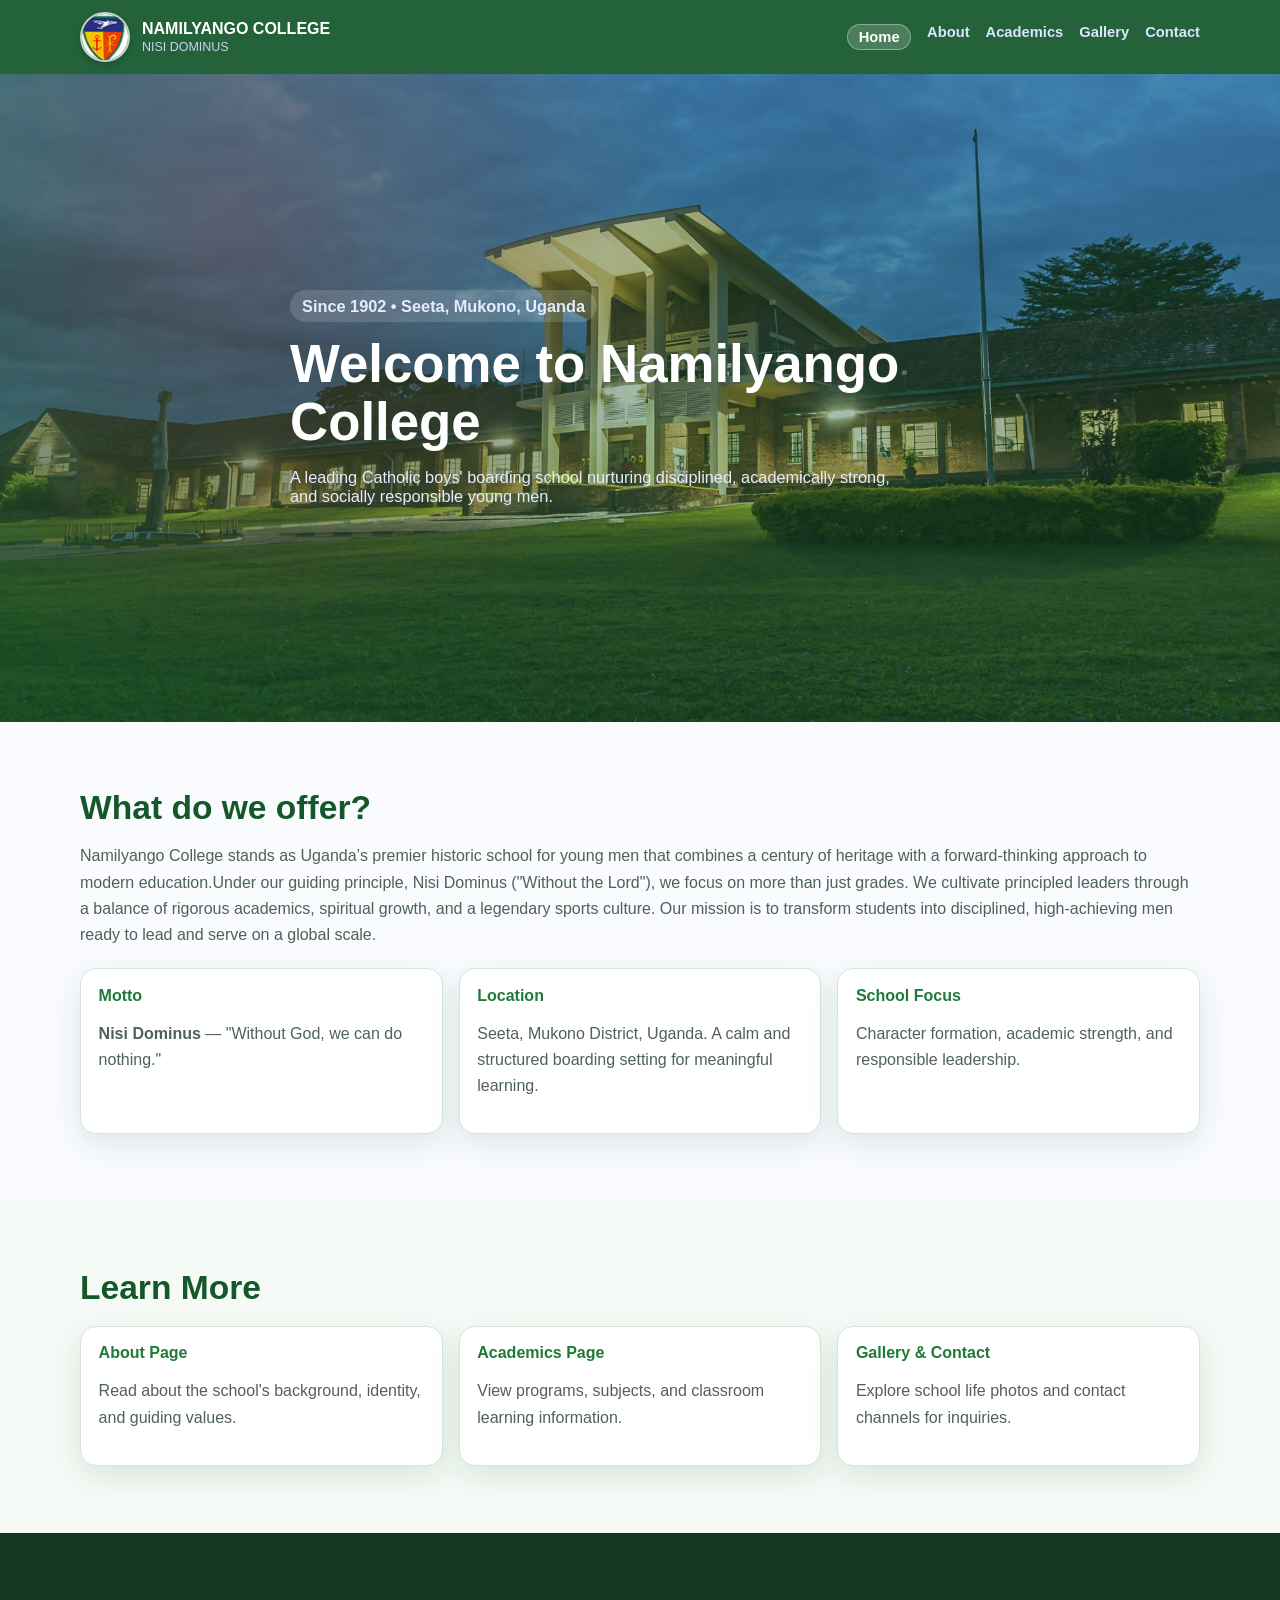
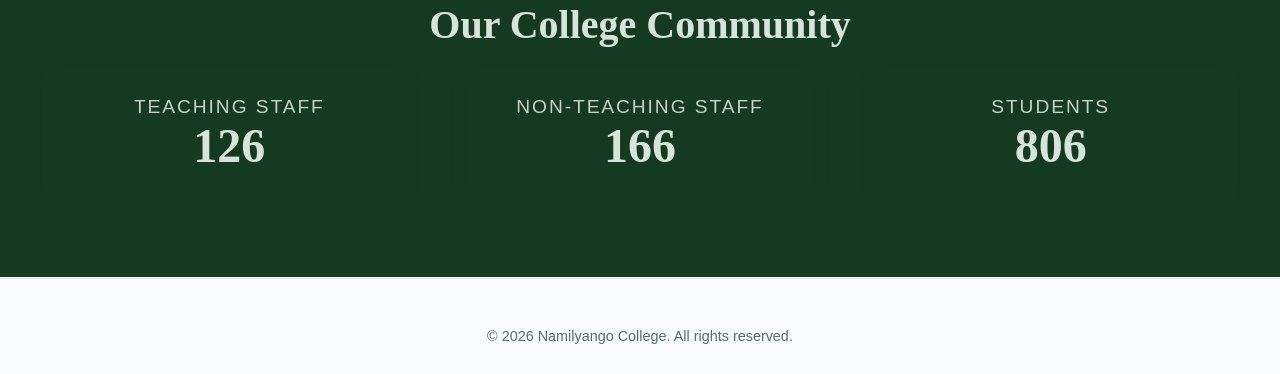
<file: index.html>
<!DOCTYPE html>
<html lang="en">
    <head>
        <meta charset="UTF-8">
        <meta name="viewport" content="width=device-width, initial-scale=1.0">
        <title>My school website</title>
        <link rel="stylesheet" href="CSS/index.css">
        <link rel="stylesheet" href="CSS/general.css">
    </head>
    <body>
        <header class="site-header">
            <div class="container nav-wrap">
        <div class="brand">
          <img src="IMAGES/badge.jpg" alt="Namilyango College badge" class="brand-logo">
          <div>
            <h1>NAMILYANGO COLLEGE</h1>
            <p>NISI DOMINUS</p>
          </div>
        </div>
        <nav class="main-nav">
          <a href="index.html" class="active" aria-current="page">Home</a>
          <a href="about.html">About</a>
          <a href="academics.html">Academics</a>
          <a href="gallery.html">Gallery</a>
          <a href="contact.html">Contact</a>
        </nav>
      </div>
        </header>
        <main>
      <section class="hero">
        <div class="overlay"></div>
        <div class="container hero-content">
          <p class="tag">Since 1902 • Seeta, Mukono, Uganda</p>
          <h2>Welcome to Namilyango College</h2>
          <p>
            A leading Catholic boys' boarding school nurturing disciplined,
            academically strong, and socially responsible young men.
          </p>
          
     
      </section>

      <section class="section container">
        <h3>What do we offer?</h3>
        <p>Namilyango College stands as Uganda’s premier historic school for young men that combines a century of heritage with a forward-thinking approach to modern education.Under our guiding principle, Nisi Dominus ("Without the Lord"), we focus on more than just grades. We cultivate principled leaders through a balance of rigorous academics, spiritual growth, and a legendary sports culture. Our mission is to transform students into disciplined, high-achieving men ready to lead and serve on a global scale.
        </p>
        <div class="info-grid">
          <article class="card">
            <h4>Motto</h4>
            <p><strong>Nisi Dominus</strong> — "Without God, we can do nothing."</p>
          </article>
          <article class="card">
            <h4>Location</h4>
            <p>
              Seeta, Mukono District, Uganda. A calm and structured boarding
              setting for meaningful learning.
            </p>
          </article>
          <article class="card">
            <h4>School Focus</h4>
            <p>Character formation, academic strength, and responsible leadership.</p>
          </article>
        </div>
      </section>

      <section class="section section-muted">
        <div class="container">
          <h3>Learn More</h3>
          <p>
            
          </p>
          <div class="info-grid">
            <article class="card">
              <h4>About Page</h4>
              <p>
                Read about the school's background, identity, and guiding values.
              </p>
            </article>
            <article class="card">
              <h4>Academics Page</h4>
              <p>
                View programs, subjects, and classroom learning information.
              </p>
            </article>
            <article class="card">
              <h4>Gallery & Contact</h4>
              <p>
                Explore school life photos and contact channels for inquiries.
              </p>
            </article>
          </div>
        </div>
      </section>
      <section class="stats-section">
        <h1 class="stats-title">Our College Community</h1>
        <div class="stats-container">
          <div class="stat-item">
            <div class="stat-label">Teaching Staff</div>
            <div class="stat-number" data-target="371">0</div>
        </div>
        <div class="stat-item">
          <div class="stat-label">Non-Teaching Staff</div>
          <div class="stat-number" data-target="491">0</div>
        </div>
        <div class="stat-item">
          <div class="stat-label">Students</div>
          <div class="stat-number" data-target="2371">0</div>
        </div>
        </div>
      </section>
    </main>
    <script src="JS/home.js"></script>

    <footer class="site-footer">
      
      <p class="copyright">&copy; 2026 Namilyango College. All rights reserved.</p>
    </footer>
  </body>
</html>
</file>
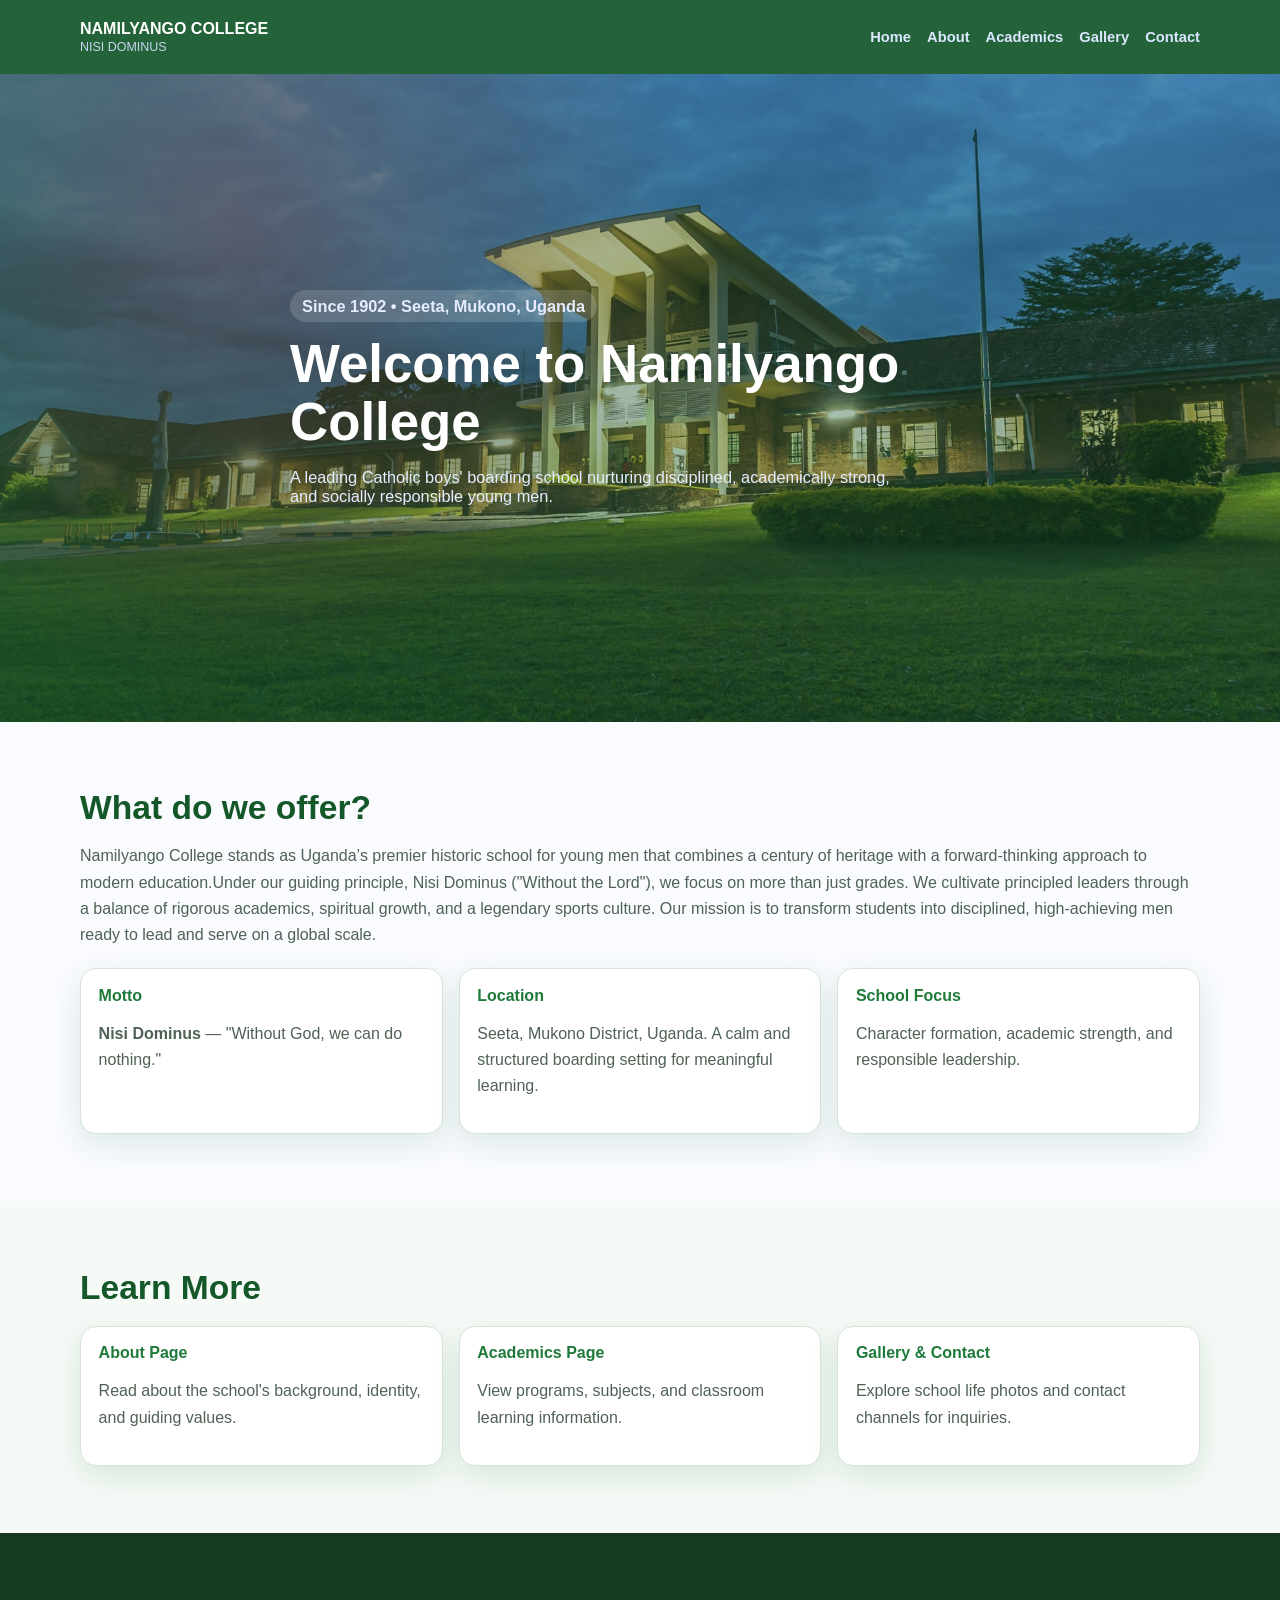
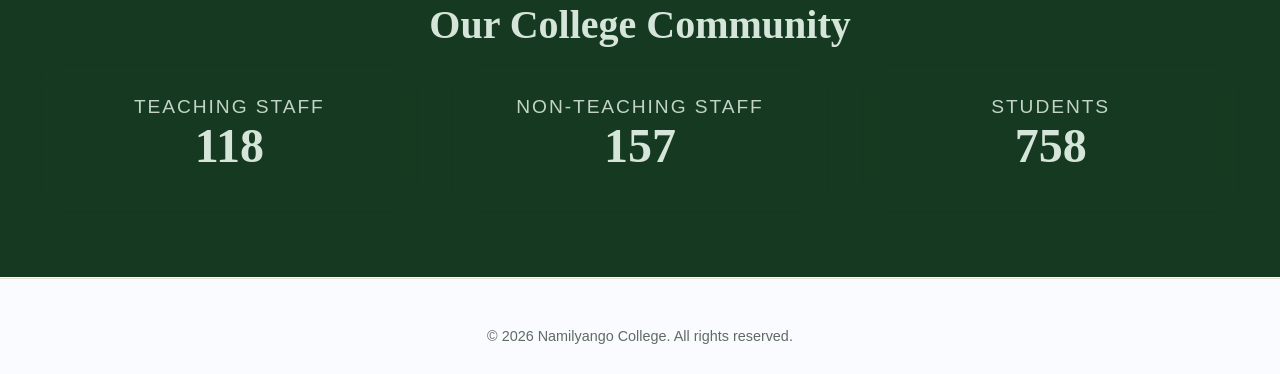
<file: HTML/index.html>
<!DOCTYPE html>
<html lang="en">
    <head>
        <meta charset="UTF-8">
        <meta name="viewport" content="width=device-width, initial-scale=1.0">
        <title>My school website</title>
        <link rel="stylesheet" href="../CSS/index.css">
        <link rel="stylesheet" href="../CSS/general.css">
    </head>
    <body>
        <header class="site-header">
            <div class="container nav-wrap">
        <div class="brand">
          <div>
            <h1>NAMILYANGO COLLEGE</h1>
            <p>NISI DOMINUS</p>
          </div>
        </div>
        <nav class="main-nav">
          <a href="index.html">Home</a>
          <a href="about.html">About</a>
          <a href="academics.html">Academics</a>
          <a href="gallery.html">Gallery</a>
          <a href="contact.html">Contact</a>
        </nav>
      </div>
        </header>
        <main>
      <section class="hero">
        <div class="overlay"></div>
        <div class="container hero-content">
          <p class="tag">Since 1902 • Seeta, Mukono, Uganda</p>
          <h2>Welcome to Namilyango College</h2>
          <p>
            A leading Catholic boys' boarding school nurturing disciplined,
            academically strong, and socially responsible young men.
          </p>
          
     
      </section>

      <section class="section container">
        <h3>What do we offer?</h3>
        <p>Namilyango College stands as Uganda’s premier historic school for young men that combines a century of heritage with a forward-thinking approach to modern education.Under our guiding principle, Nisi Dominus ("Without the Lord"), we focus on more than just grades. We cultivate principled leaders through a balance of rigorous academics, spiritual growth, and a legendary sports culture. Our mission is to transform students into disciplined, high-achieving men ready to lead and serve on a global scale.
        </p>
        <div class="info-grid">
          <article class="card">
            <h4>Motto</h4>
            <p><strong>Nisi Dominus</strong> — "Without God, we can do nothing."</p>
          </article>
          <article class="card">
            <h4>Location</h4>
            <p>
              Seeta, Mukono District, Uganda. A calm and structured boarding
              setting for meaningful learning.
            </p>
          </article>
          <article class="card">
            <h4>School Focus</h4>
            <p>Character formation, academic strength, and responsible leadership.</p>
          </article>
        </div>
      </section>

      <section class="section section-muted">
        <div class="container">
          <h3>Learn More</h3>
          <p>
            
          </p>
          <div class="info-grid">
            <article class="card">
              <h4>About Page</h4>
              <p>
                Read about the school's background, identity, and guiding values.
              </p>
            </article>
            <article class="card">
              <h4>Academics Page</h4>
              <p>
                View programs, subjects, and classroom learning information.
              </p>
            </article>
            <article class="card">
              <h4>Gallery & Contact</h4>
              <p>
                Explore school life photos and contact channels for inquiries.
              </p>
            </article>
          </div>
        </div>
      </section>
      <section class="stats-section">
        <h1 class="stats-title">Our College Community</h1>
        <div class="stats-container">
          <div class="stat-item">
            <div class="stat-label">Teaching Staff</div>
            <div class="stat-number" data-target="371">0</div>
        </div>
        <div class="stat-item">
          <div class="stat-label">Non-Teaching Staff</div>
          <div class="stat-number" data-target="491">0</div>
        </div>
        <div class="stat-item">
          <div class="stat-label">Students</div>
          <div class="stat-number" data-target="2371">0</div>
        </div>
        </div>
      </section>
    </main>
    <script src="../JS/home.js"></script>

    <footer class="site-footer">
      
      <p class="copyright">&copy; 2026 Namilyango College. All rights reserved.</p>
    </footer>
  </body>
</html>
</file>
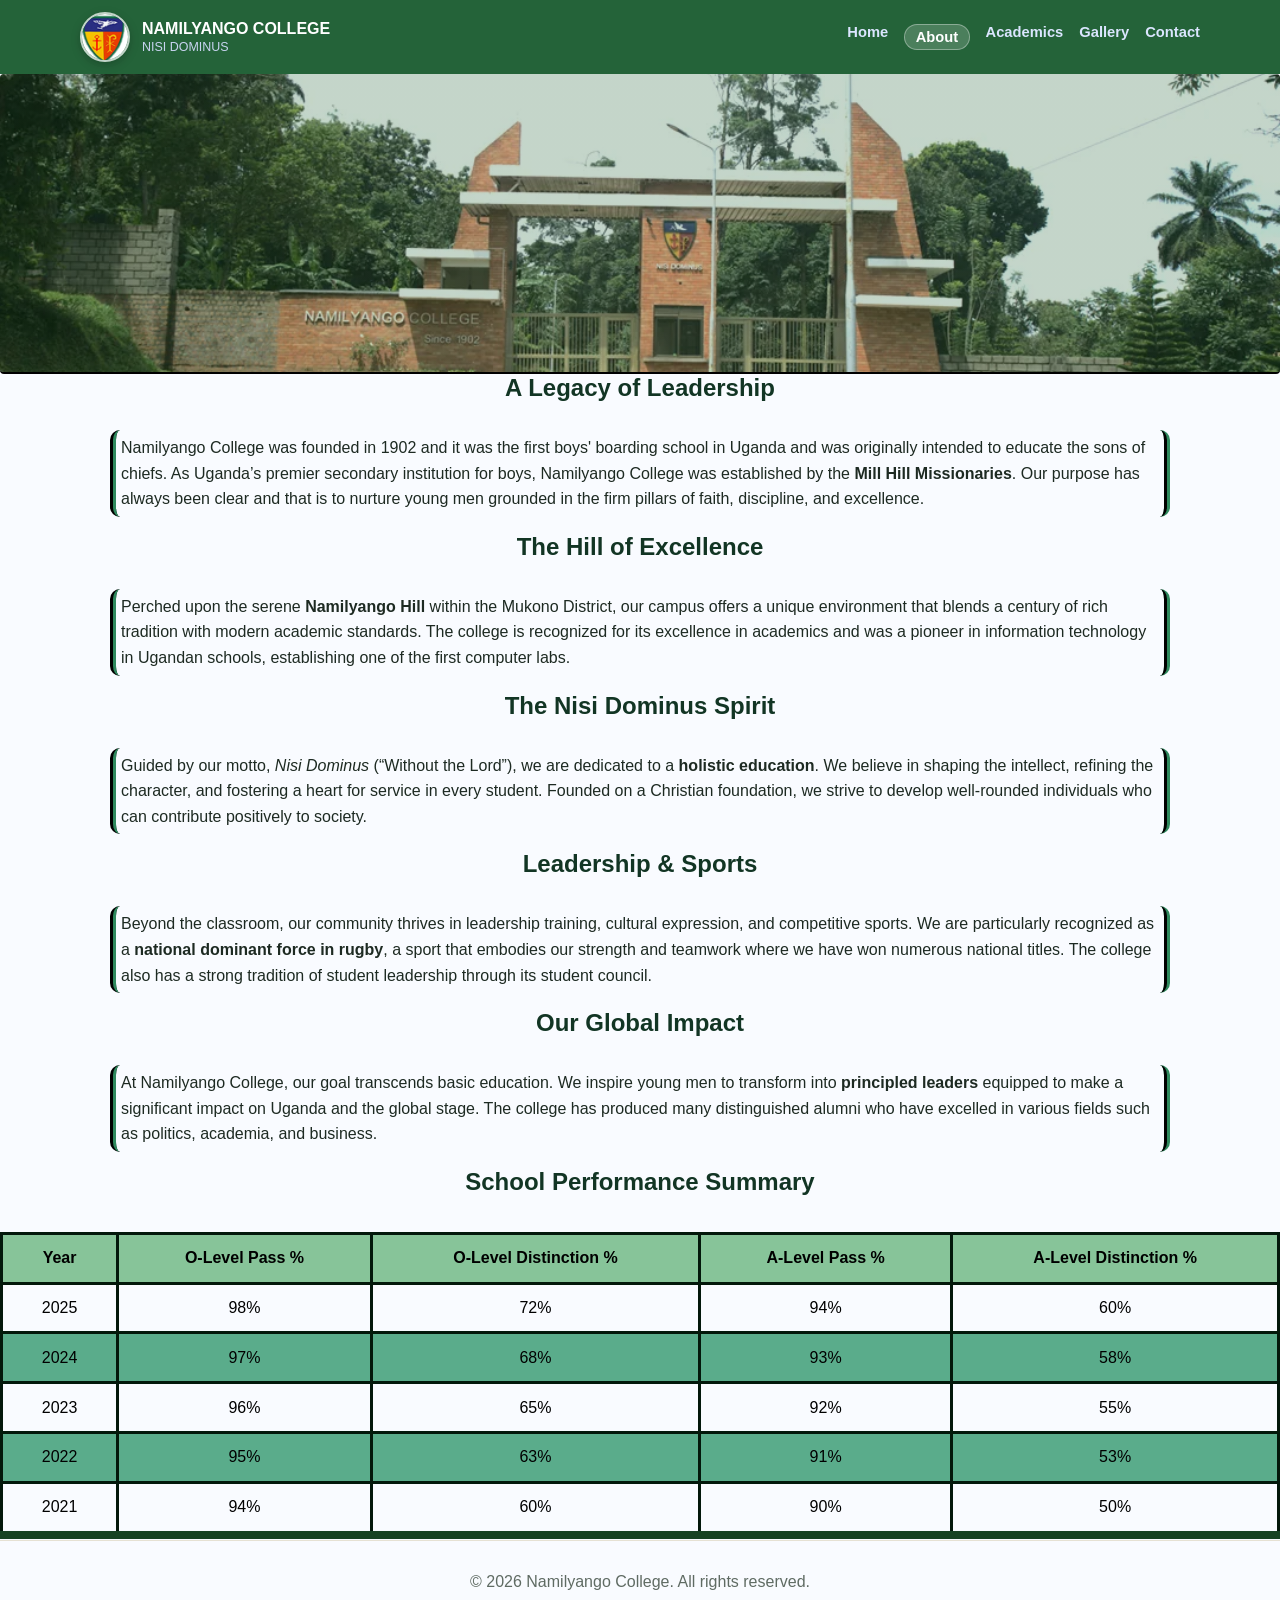
<file: about.html>
<!DOCTYPE html>
<html lang="en">
<head>
    <meta charset="UTF-8">
    <meta name="viewport" content="width=device-width, initial-scale=1.0">
    <title>About | Namilyango College</title>
    <link rel="stylesheet" href="CSS/about.css">
    <link rel="stylesheet" href="CSS/general.css">
</head>
<body>

    <header class="site-header">
            <div class="container nav-wrap">
        <div class="brand">
          <img src="IMAGES/badge.jpg" alt="Namilyango College badge" class="brand-logo">
          <div>
            <h1>NAMILYANGO COLLEGE</h1>
            <p>NISI DOMINUS</p>
          </div>
        </div>
        <nav class="main-nav">
          <a href="index.html">Home</a>
          <a href="about.html" class="active" aria-current="page">About</a>
          <a href="academics.html">Academics</a>
          <a href="gallery.html">Gallery</a>
          <a href="contact.html">Contact</a>
        </nav>
      </div>
        
    </header>

    <main>
        <div class = "hello"></div> 
        <div class="card-container"> 
             <section id="intro" class="cards">
            <header>
                <h2>A Legacy of Leadership</h2>
            </header>
            <article>
                <p>Namilyango College was founded in 1902 and it was the first boys' boarding school in Uganda and was originally intended to educate the sons of chiefs. As Uganda’s premier secondary institution for boys, Namilyango College was established by the <strong>Mill Hill Missionaries</strong>. Our purpose has always been clear and that is to nurture young men grounded in the firm pillars of faith, discipline, and excellence.</p>
            </article>
        </section>

        
        <section id="location" class="cards">
            <header>
                <h2>The Hill of Excellence</h2>
            </header>
            <div class="content">
                <p>Perched upon the serene <strong>Namilyango Hill</strong> within the Mukono District, our campus offers a unique environment that blends a century of rich tradition with modern academic standards. The college is recognized for its excellence in academics and was a pioneer in information technology in Ugandan schools, establishing one of the first computer labs. </p>
            </div>
        </section>

        
        <section id="motto" class="cards">
            <header>
                <h2>The Nisi Dominus Spirit</h2>
            </header>
            <article>
                <p>Guided by our motto, <em>Nisi Dominus</em> (“Without the Lord”), we are dedicated to a <strong>holistic education</strong>. We believe in shaping the intellect, refining the character, and fostering a heart for service in every student. Founded on a Christian foundation, we strive to develop well-rounded individuals who can contribute positively to society.</p>
            </article>
        </section>

        
        <section id="culture" class="cards">
            <header>
                <h2>Leadership & Sports</h2>
            </header>
            <div class="achievements">
                <p>Beyond the classroom, our community thrives in leadership training, cultural expression, and competitive sports. We are particularly recognized as a <strong>national dominant force in rugby</strong>, a sport that embodies our strength and teamwork where we have won numerous national titles. The college also has a strong tradition of student leadership through its student council.</p>
            </div>
        </section>

       
        <section id="vision" class="cards">
            <header>
                <h2>Our Global Impact</h2>
            </header>
            <article>
                <p>At Namilyango College, our goal transcends basic education. We inspire young men to transform into <strong>principled leaders</strong> equipped to make a significant impact on Uganda and the global stage. The college has produced many distinguished alumni who have excelled in various fields such as politics, academia, and business. </p>
            </article>
        </section>
        </div> 


        <section id="performance" class="cards">
  <header>
    <h2>School Performance Summary</h2>
  </header>
  <div class="performance-table">
    <table>
      <thead>
        <tr>
          <th>Year</th>
          <th>O-Level Pass %</th>
          <th>O-Level Distinction %</th>
          <th>A-Level Pass %</th>
          <th>A-Level Distinction %</th>
    
        </tr>
      </thead>
      <tbody>
        <tr>
          <td>2025</td>
          <td>98%</td>
          <td>72%</td>
          <td>94%</td>
          <td>60%</td>
          
        </tr>
        <tr>
          <td>2024</td>
          <td>97%</td>
          <td>68%</td>
          <td>93%</td>
          <td>58%</td>
          
        </tr>
        <tr>
          <td>2023</td>
          <td>96%</td>
          <td>65%</td>
          <td>92%</td>
          <td>55%</td>
          
        </tr>
        <tr>
          <td>2022</td>
          <td>95%</td>
          <td>63%</td>
          <td>91%</td>
          <td>53%</td>
          
        </tr>
        <tr>
          <td>2021</td>
          <td>94%</td>
          <td>60%</td>
          <td>90%</td>
          <td>50%</td>
          
        </tr>
      </tbody>
    </table>
  </div>
</section>
       
    </main>

    <footer class="site-footer">
        <p class="copyright">&copy; 2026 Namilyango College. All rights reserved.</p>
    </footer>

    <script src="JS/about.js"></script>
</body>
</html>
</file>
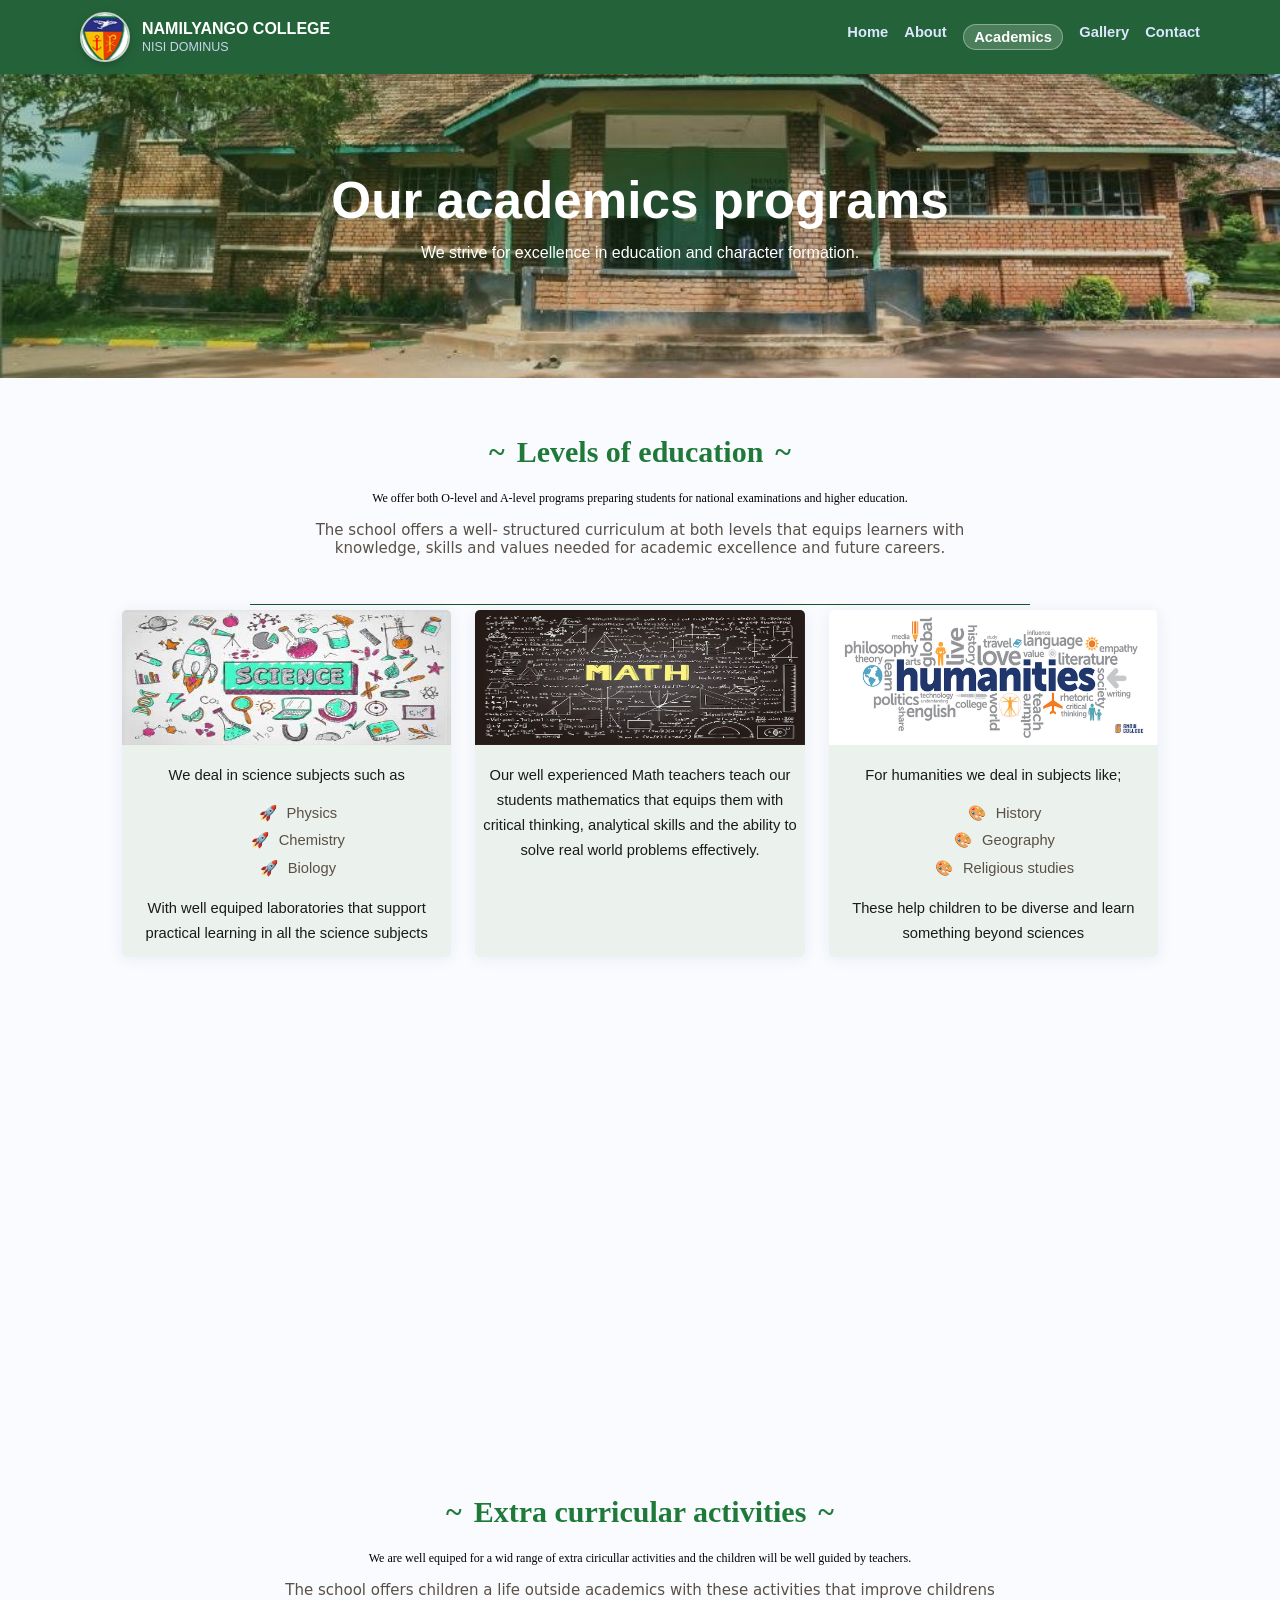
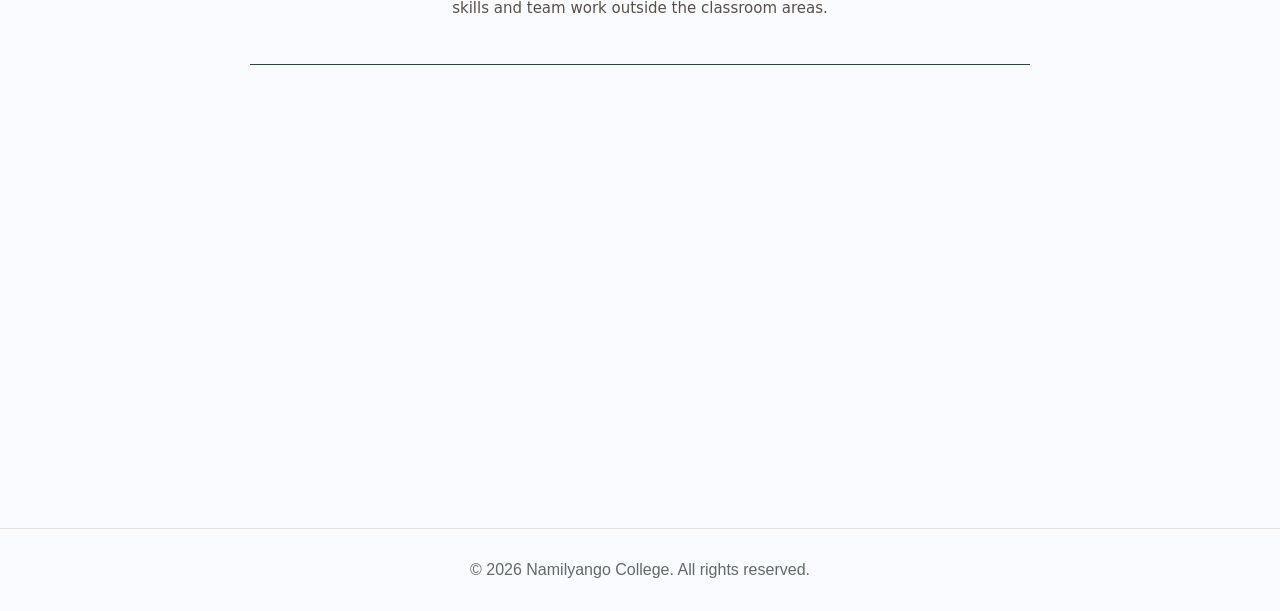
<file: academics.html>
<!DOCTYPE html>
<html lang="en">
    <head>
        <meta charset="UTF-8">
        <meta name="viewport" content="width=device-width, initial-scale=1.0">
        <title>Academics in Namilyango College</title>
        <link rel="stylesheet" href="CSS/academics.css">
        <link rel="stylesheet" href="CSS/general.css">
    </head>
    <body>
         <header class="site-header">
            <div class="container nav-wrap">
        <div class="brand">
          <img src="IMAGES/badge.jpg" alt="Namilyango College badge" class="brand-logo">
          <div>
            <h1>NAMILYANGO COLLEGE</h1>
            <p>NISI DOMINUS</p>
          </div>
        </div>
        <nav class="main-nav">
          <a href="index.html">Home</a>
          <a href="about.html">About</a>
          <a href="academics.html" class="active" aria-current="page">Academics</a>
          <a href="gallery.html">Gallery</a>
          <a href="contact.html">Contact</a>
        </nav>
      </div>
        </header>
        <main>
            <section class="hello">
                <h2>Our academics programs</h2>
                <p>We strive for excellence in education and character formation.</p>
            </section>
         <section class="level">
            <h2>Levels of education</h2>
            <p>We offer both O-level and A-level programs preparing students for national examinations and higher education.

            </p>
            <p id="muted">The school offers a well- structured curriculum at both levels that equips learners with knowledge,
                skills and values needed for academic excellence and future careers.
            </p>
        </section>
        <section class="features">
            <div class="card" id="ham">
                <img src="IMAGES/science.jpg" alt="science">
                <p>We deal in science subjects such as</p>
                <ul>
                    <li>Physics</li>
                    <li>Chemistry</li>
                    <li>Biology</li>
                </ul>
                <p>With well equiped laboratories that support practical learning in all the science subjects</p>
            </div>
            <div class="card">
                <img src="IMAGES/math.avif" alt="math">
                <p>Our well experienced Math teachers teach our students mathematics that equips them with critical thinking,
                    analytical skills and the ability to solve real world problems effectively.
                </p>
            </div>
            <div class="card" id="patsy">
                <img src="IMAGES/humanities2.png" alt="humanities">
                <p>For humanities we deal in subjects like;</p>
                <ul>
                    <li>History</li>
                    <li>Geography</li>
                    <li>Religious studies</li>
                </ul>
                <p>These help children to be diverse and learn something beyond sciences</p>
            </div>
            <div class="card" id="tim" style="width: 350px;">
                <img src="IMAGES/language.jpg" alt="language">
                <p>Students are encouraged to do atleast one new language so as to be inclusive and we have a variety which include;</p>
                <ul>
                    <li>English</li>
                    <li>French</li>
                    <li>Luganda</li>
                </ul>
                <p>And many other language studies</p>
            </div>
        </section>
        <section class="level">
            <h2>Extra curricular activities</h2>
            <p>We are well equiped for a wid range of extra ciricullar activities and the children will be well guided by teachers.

            </p>
            <p id="muted">The school offers  children  a life outside academics with these activities that improve childrens 
                skills and team work outside the classroom areas.
            </p>
        </section>
        <section class="features">
            <div class="card">
                <img src="IMAGES/ict.avif" alt="ict">
                <p>These include modern computer studies and digital skills.</p>
                <p>Student are taught basic computer skills like coding and how to intergrate it with robotics.</p>
                <p>There are also competitions that give children oppurtunties to practice.</p>
            </div>
            <div class="card" id="glow">
                <img src="IMAGES/clubs.webp" alt="clubs and societies">
                <p>Clubs are a big part of the school where students of different level can interact and get to know each other.</p>
                <p>Most active clubs are;</p>
                <ul>
                    <li>Interact Club</li>
                    <li>3C Club</li>
                    <li>Writers Club</li>
                </ul>
            </div>
            <div class="card" id="omoding">
                <img src="IMAGES/sports.jpg" alt="sports">
                <p>Membership in athletic teams that emphasize physical fitness, coordination, and collaborative effort is encouraged</p>
                <p>We have a variety of sports which include basket ball🏀, football⚽, rugby🏉,hockey🏒 etc.</p>
                <p>We also have board game sports like chess♟️, scrabble🔡 </p>
            </div>
        </section>
        </main>
        
        <footer class="site-footer">
            <p class="copyright">&copy; 2026 Namilyango College. All rights reserved.</p>
        </footer>

        <script src="JS/academics.js"></script>

    </body>

</html>
</file>
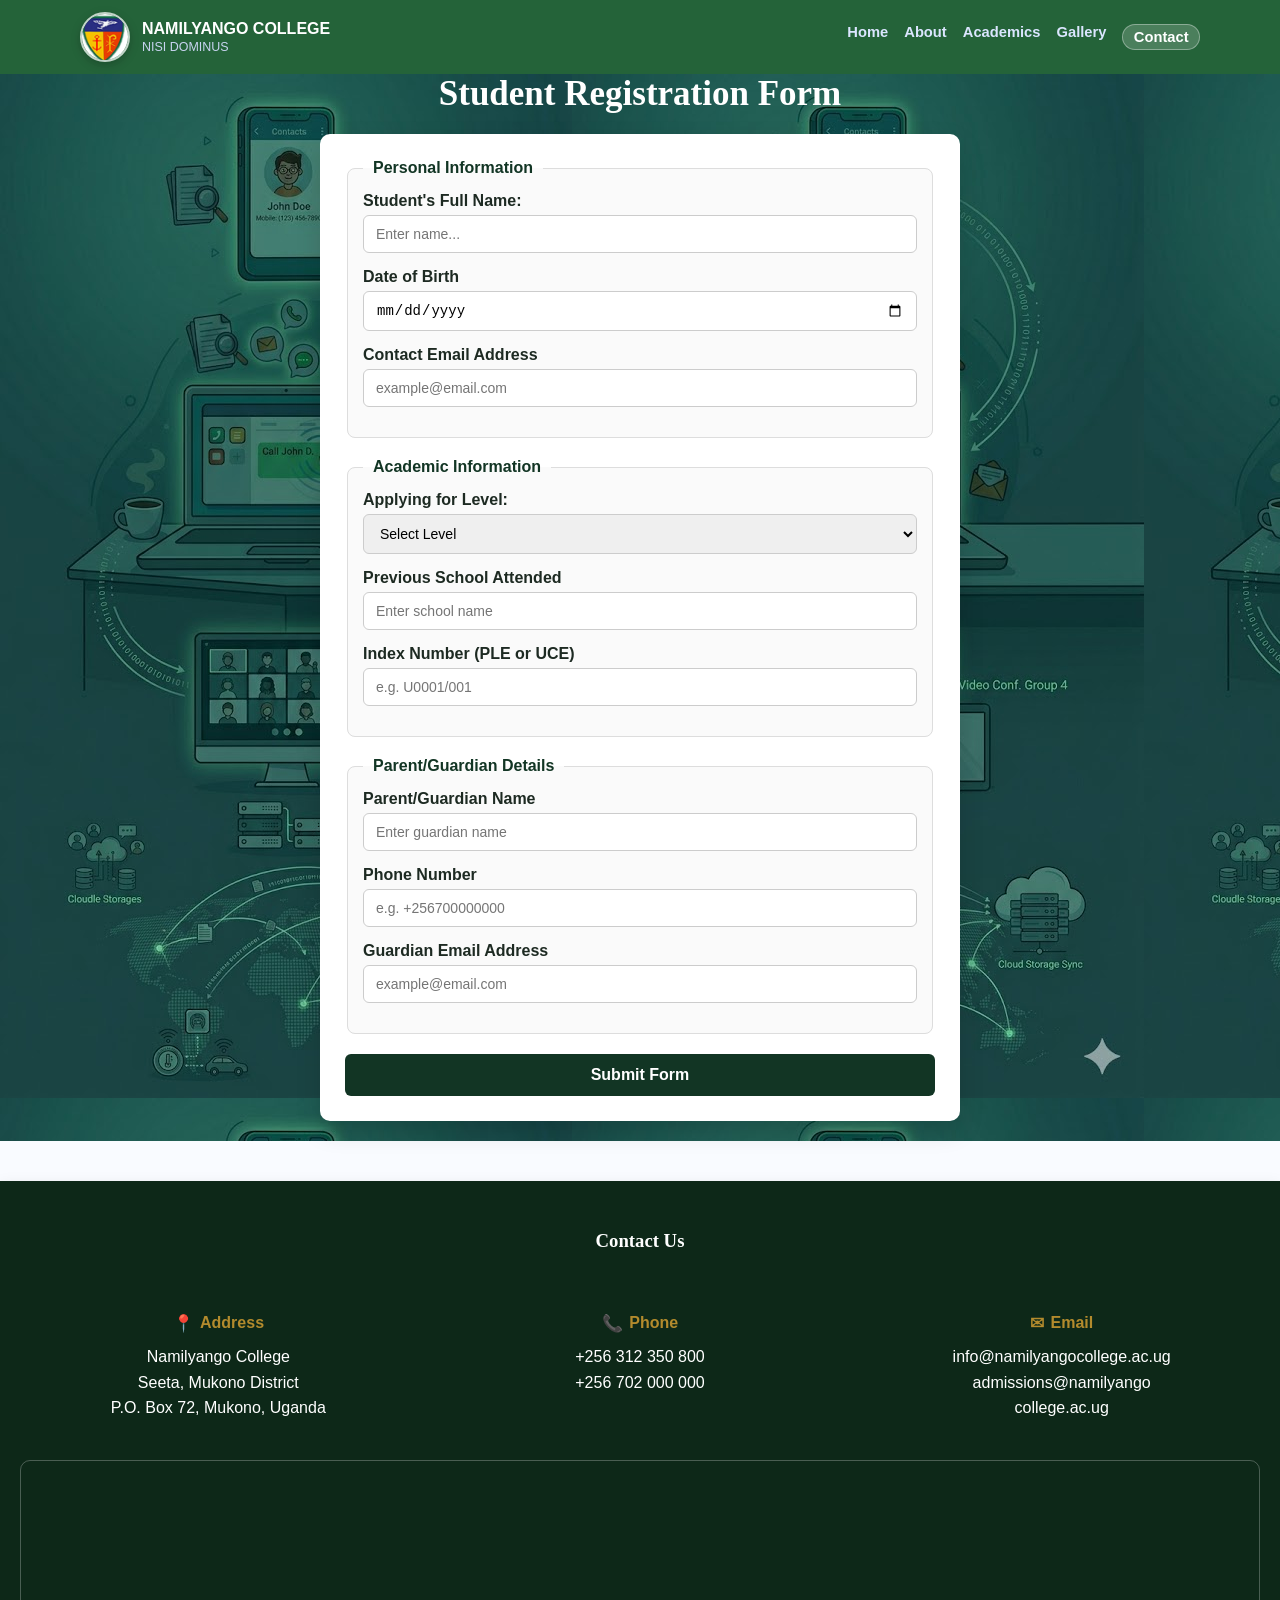
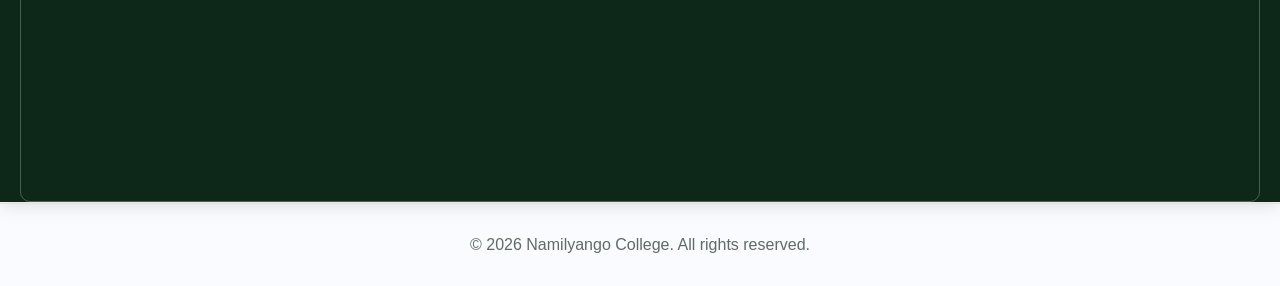
<file: contact.html>
<!DOCTYPE html>
<html lang="en">
<head>
    <meta charset="UTF-8">
    <meta name="viewport" content="width=device-width, initial-scale=1.0">
    <title>Contact Us | Admissions</title>
    <link rel="stylesheet" href="CSS/contact.css">
    <link rel="stylesheet" href="CSS/general.css">
</head>
<body>
     <header class="site-header">
            <div class="container nav-wrap">
        <div class="brand">
          <img src="IMAGES/badge.jpg" alt="Namilyango College badge" class="brand-logo">
          <div>
            <h1>NAMILYANGO COLLEGE</h1>
            <p>NISI DOMINUS</p>
          </div>
        </div>
        <nav class="main-nav">
          <a href="index.html">Home</a>
          <a href="about.html">About</a>
          <a href="academics.html">Academics</a>
          <a href="gallery.html">Gallery</a>
          <a href="contact.html" class="active" aria-current="page">Contact</a>
        </nav>
      </div>
        </header>

    <main>
        <section class="first-page">
        <h2>Student Registration Form</h2>
        <div class="form-wrapper">
            
            <form action="#" method="POST" class="registration-form">
                <fieldset>
                    <legend>Personal Information</legend>
                    <label for="fname">Student's Full Name:</label>
                    <input type="text" id="fname" name="fname" placeholder="Enter name..." required>
            
                    <div class="form-group">
                    <label for="dob">Date of Birth</label>
                    <input type="date" id="dob" name="dob"></div>

                    <div class="form-group">
                    <label for="email">Contact Email Address</label>
                    <input type="email" id="email" name="email" placeholder="example@email.com"></div>
                </fieldset>
            
            <fieldset>
                <legend>Academic Information</legend>
            
                <div class="form-group">
                    <label for="entry-level">Applying for Level:</label>
                    <select id="entry-level" name="entry_level">
                    <option value="" disabled selected>Select Level</option>
                    <option value="O-level">O-Level (S.1 - S.4)</option>
                    <option value="A-level">A-Level (S.5 - S.6)</option>
                </select>
            </div>

            <!-- A-Level Combination (hidden by default, shown when A-Level is selected) -->
            <div class="form-group a-level-field" id="a-level-combo-group" style="display: none;">
                <label for="a-level-combo">A-Level Combination:</label>
                <select id="a-level-combo" name="a_level_combo">
                    <option value="" disabled selected>Select Combination</option>
                    <option value="PCM">PCM (Physics, Chemistry, Math)</option>
                    <option value="PCB">PCB (Physics, Chemistry, Biology)</option>
                    <option value="BCM">BCM (Biology, Chemistry, Math)</option>
                    <option value="CEG">CEG (Chemistry, Economics, Geography)</option>
                    <option value="HEG">HEG (History, Economics, Geography)</option>
                    <option value="HGL">HGL (History, Geography, Literature)</option>
                    <option value="EMs">EMs (Economics, Mathematics, Statistics)</option>
                    <option value="other">Other (Specify below)</option>
                </select>
            </div>

            <!-- Other combination text field -->
            <div class="form-group a-level-field" id="other-combo-group" style="display: none;">
                <label for="other-combo">Specify Other Combination:</label>
                <input type="text" id="other-combo" name="other_combo" placeholder="Enter your combination">
            </div>

            <div class="form-group">
                <label for="previous-school">Previous School Attended</label>
                <input type="text" id="previous-school" name="previous_school" placeholder="Enter school name">
            </div>

            <div class="form-group">
                <label for="index-number">Index Number (PLE or UCE)</label>
                <input type="text" id="index-number" name="index_number" placeholder="e.g. U0001/001">
            </div>
        </fieldset>

           <fieldset>
                <legend>Parent/Guardian Details</legend>
            
                <div class="form-group">
                    <label for="guardian-name">Parent/Guardian Name</label>
                    <input type="text" id="guardian-name" name="guardian_name" placeholder="Enter guardian name">
                </div>

                <div class="form-group">
                    <label for="phone">Phone Number</label>
                    <input type="tel" id="phone" name="phone" placeholder="e.g. +256700000000">
                </div>
                
                <div class="form-group">
                    <label for="guardian-email">Guardian Email Address</label>
                    <input type="email" id="guardian-email" name="guardian_email" placeholder="example@email.com">
                </div>
        </fieldset>


        <div class="form-group">
            <button type="submit">Submit Form</button>
        </div>
        </form>
        </div>
        </section>
        
        <!-- Contact Information Section -->
        <section class="contact-info">
            <h3>Contact Us</h3>
            <div class="contact-grid">
                <div class="contact-item">
                    <h4><span class="contact-icon" aria-hidden="true">📍</span>Address</h4>
                    <p>Namilyango College<br>Seeta, Mukono District<br>P.O. Box 72, Mukono, Uganda</p>
                </div>
                <div class="contact-item">
                    <h4><span class="contact-icon" aria-hidden="true">📞</span>Phone</h4>
                    <p>+256 312 350 800<br>+256 702 000 000</p>
                </div>
                <div class="contact-item">
                    <h4><span class="contact-icon" aria-hidden="true">✉</span>Email</h4>
                    <p>info@namilyangocollege.ac.ug<br>admissions@namilyango<br>college.ac.ug</p>
                </div>
            </div>
            <div class="map-wrapper">
                <iframe
                    title="Namilyango College location map"
                    src="https://maps.google.com/maps?q=Namilyango%20College%20Seeta%20Mukono&t=&z=15&ie=UTF8&iwloc=&output=embed"
                    loading="lazy"
                    referrerpolicy="no-referrer-when-downgrade"
                    allowfullscreen>
                </iframe>
            </div>
        </section>
        
    </main>

    <footer class="site-footer">
        <p class="copyright">&copy; 2026 Namilyango College. All rights reserved.</p>
    </footer>

    <script src="JS/contact.js"></script>
</body>
</html>
</file>
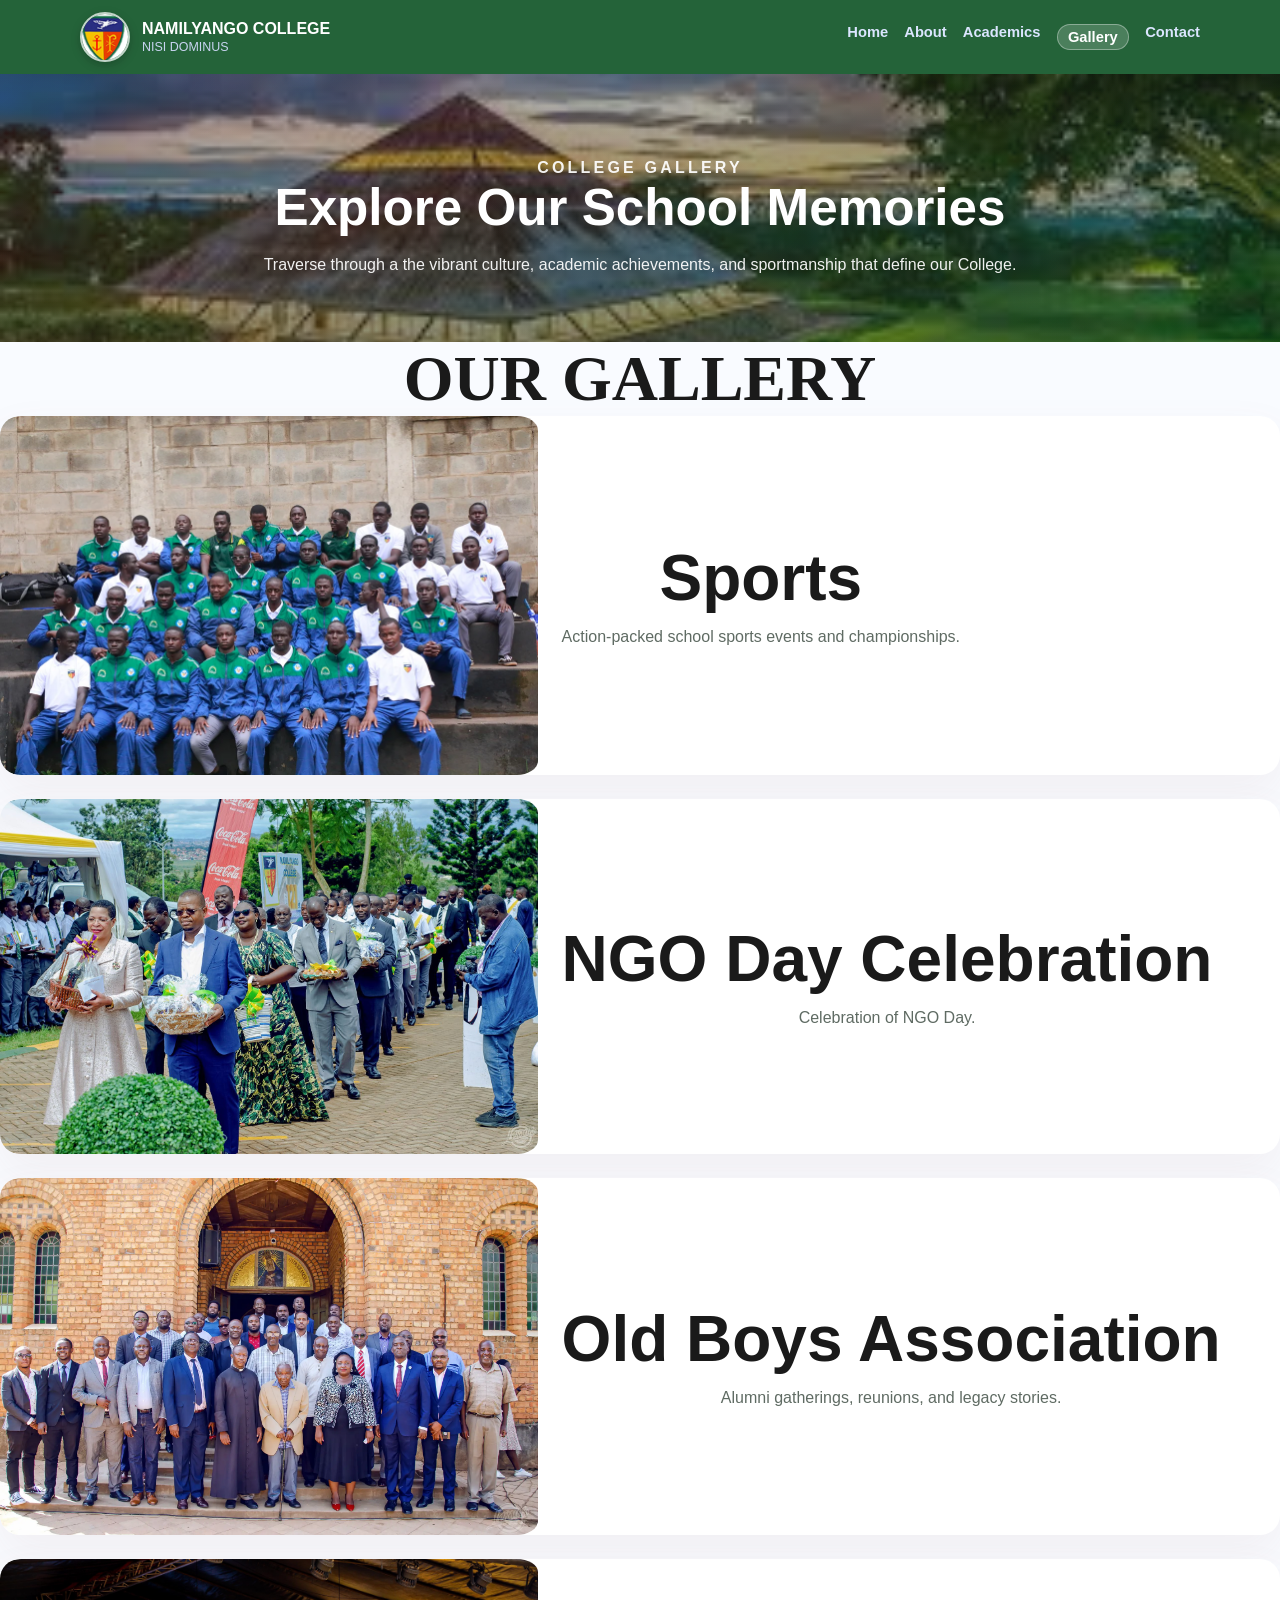
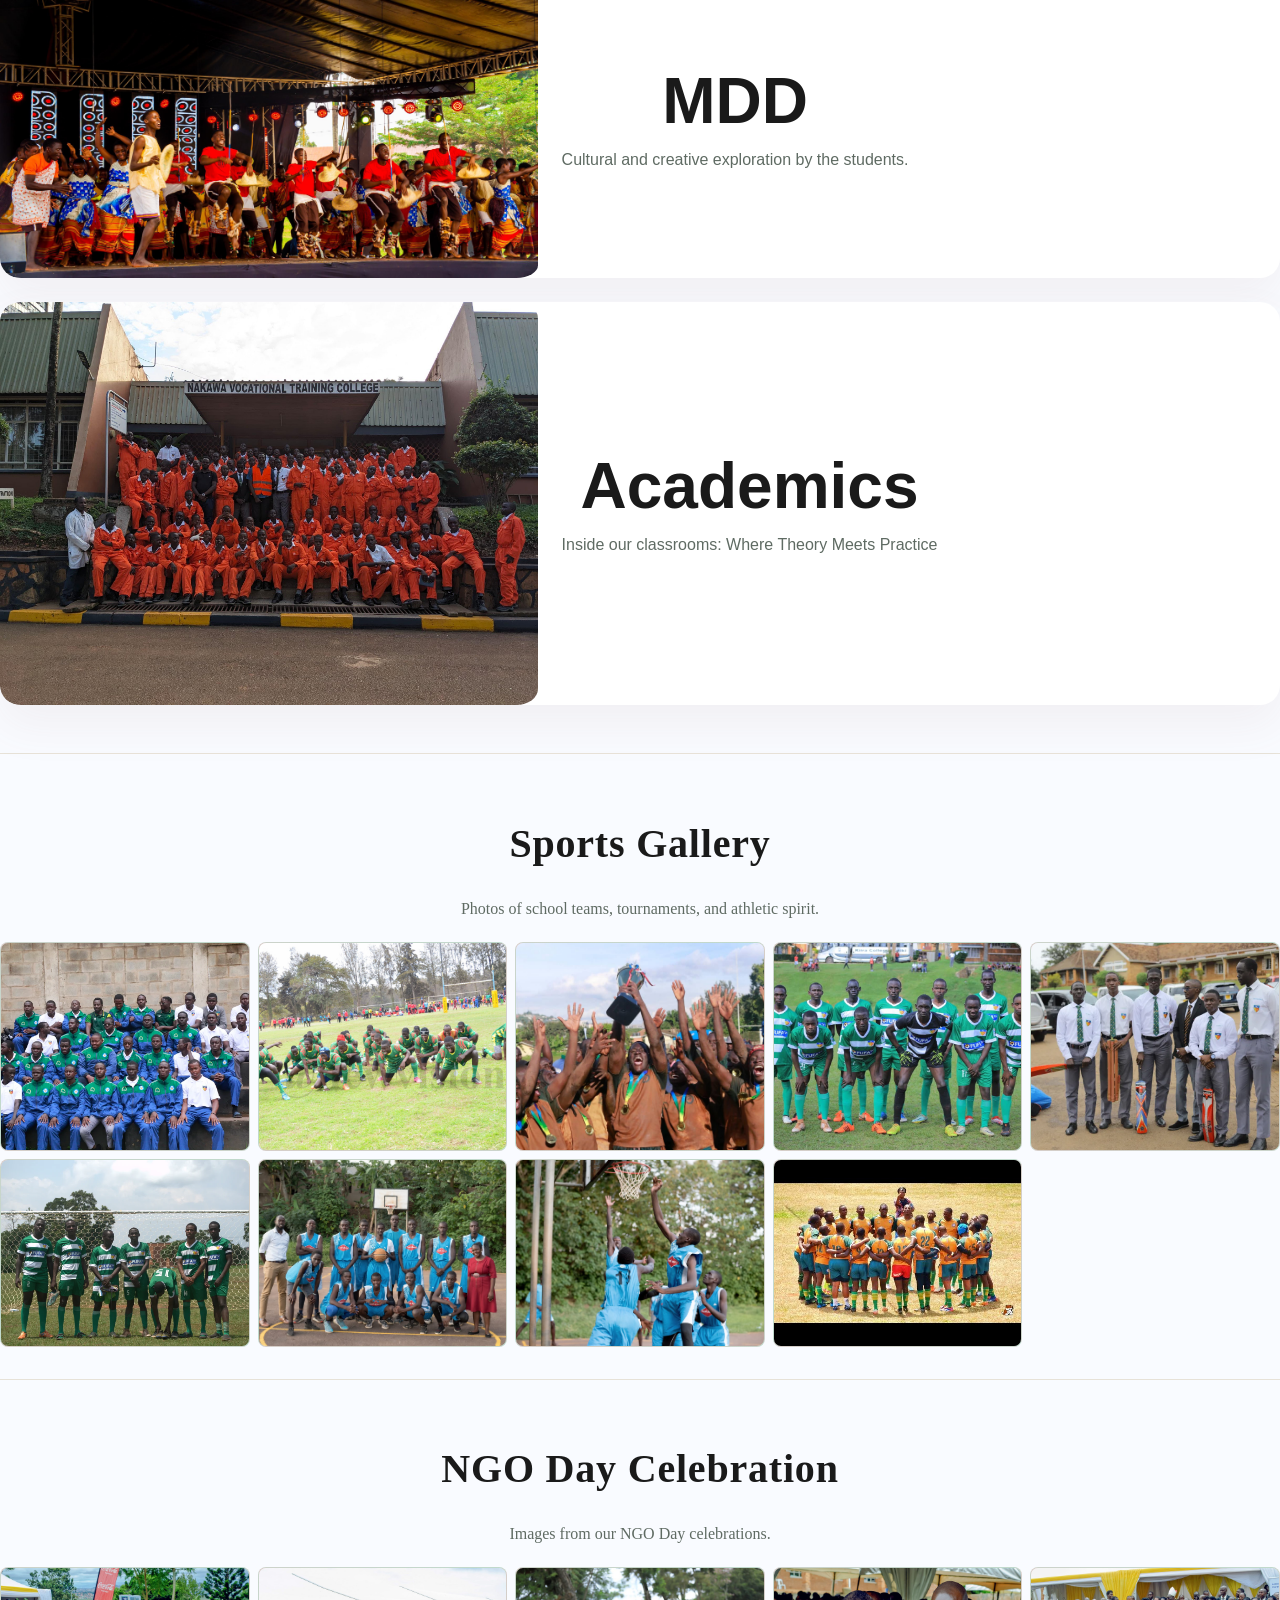
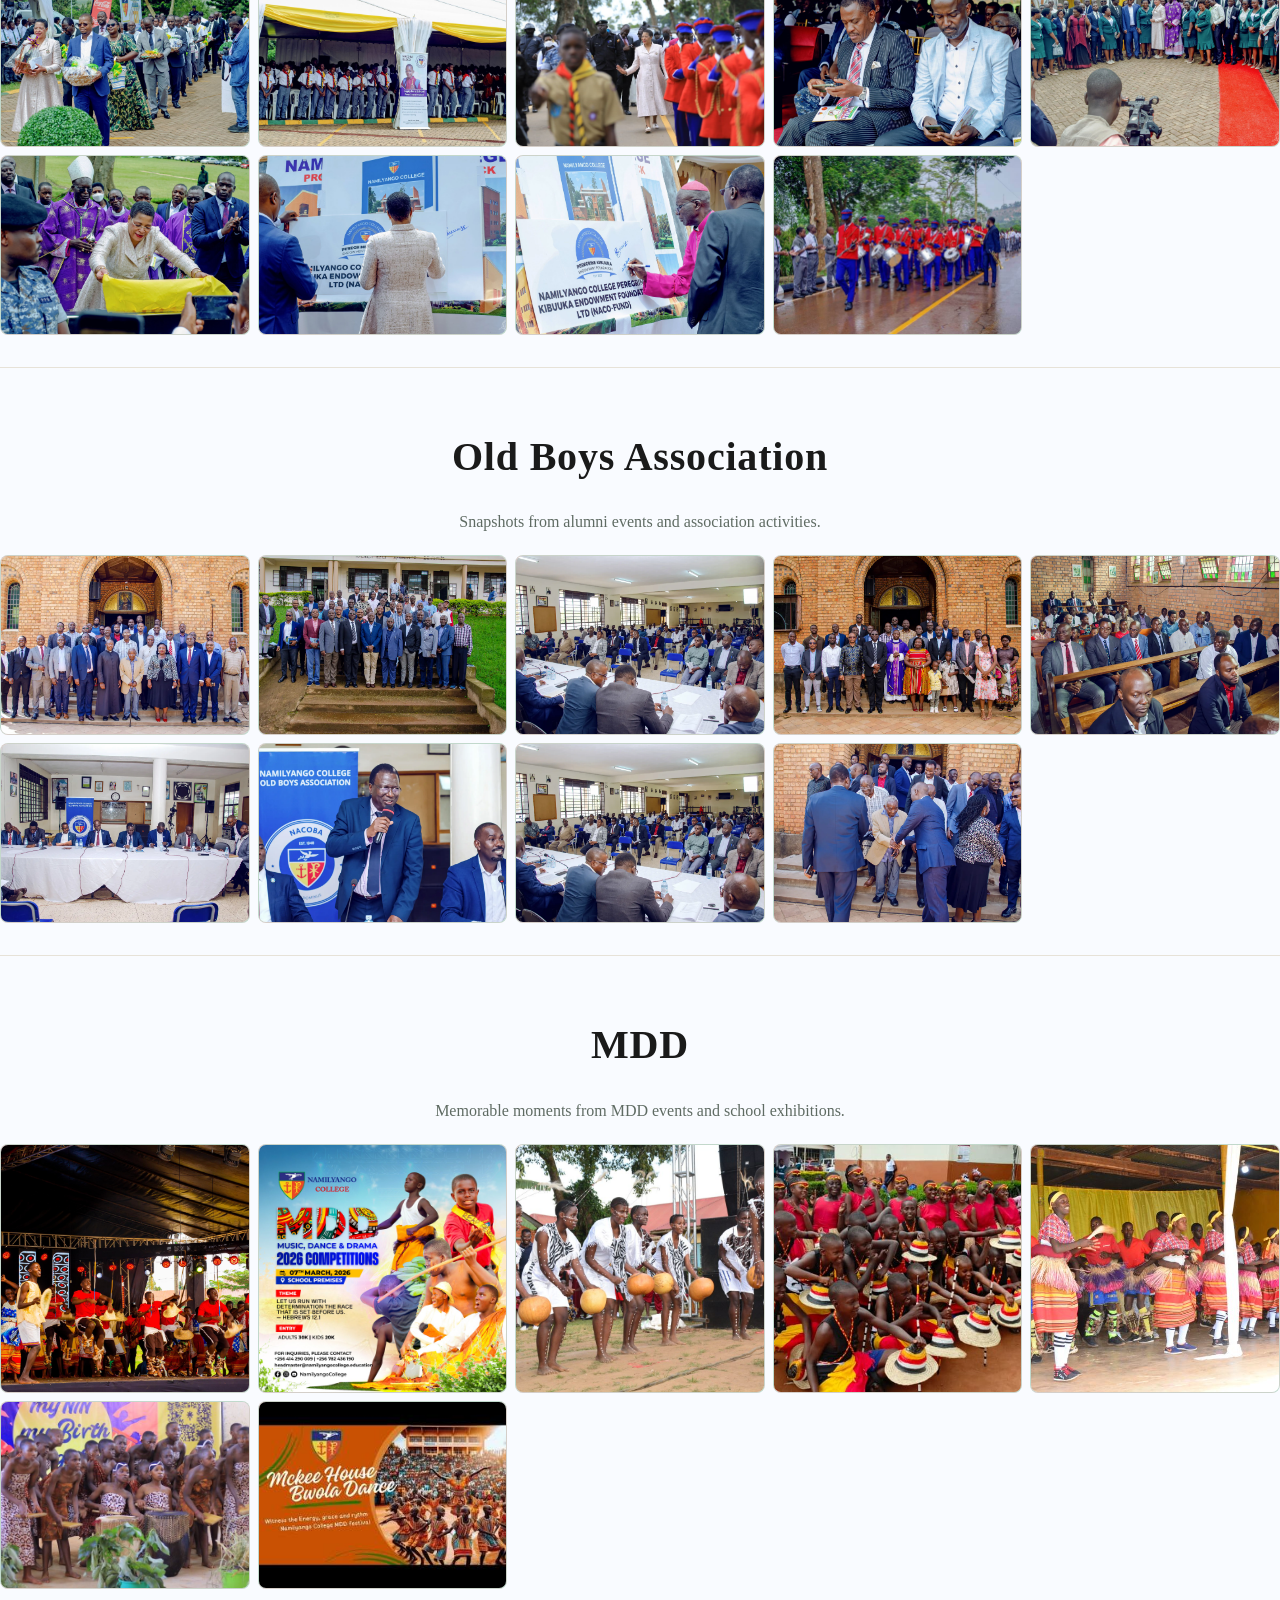
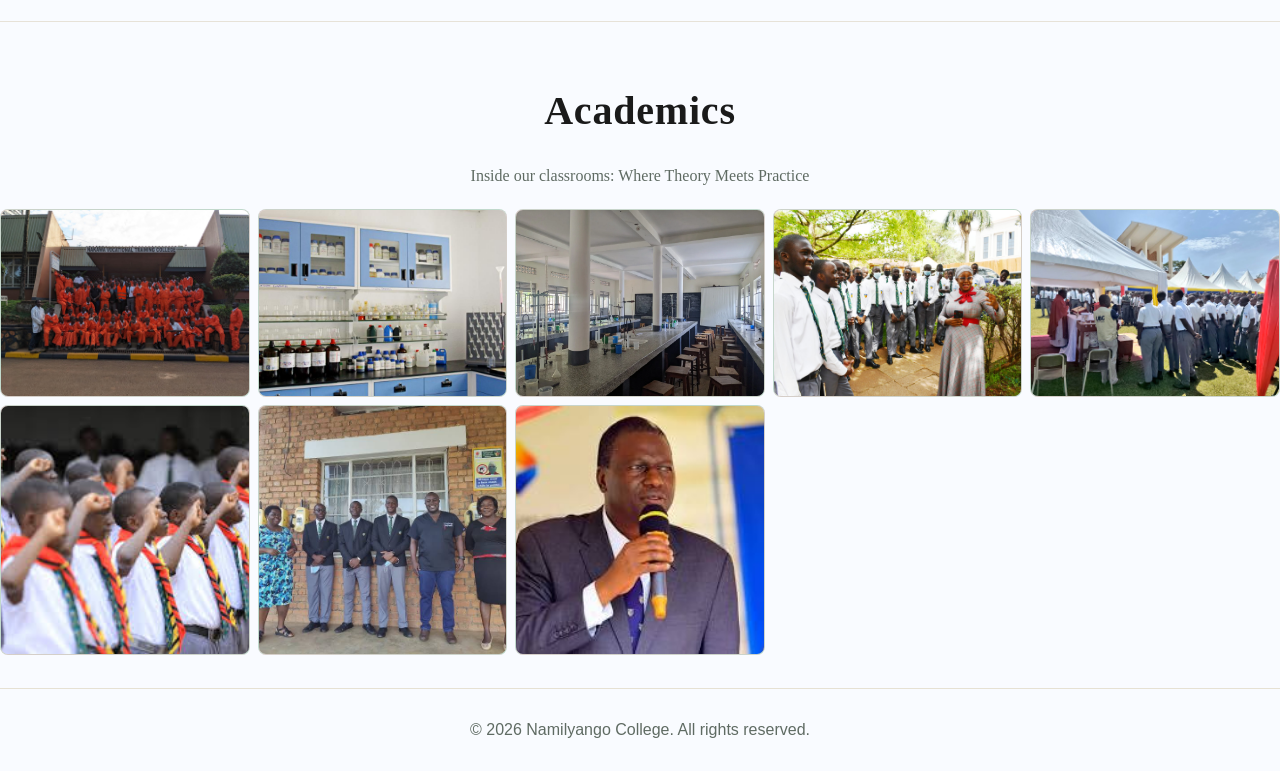
<file: gallery.html>
<!DOCTYPE html>
<html lang="en">
<head>
    <meta charset="UTF-8">
    <meta name="viewport" content="width=device-width, initial-scale=1.0">
    <title>College Life | Gallery</title>
    <link rel="stylesheet" href="CSS/gallery.css">
    <link rel="stylesheet" href="CSS/general.css">
</head>
<body>
    <header class="site-header">
            <div class="container nav-wrap">
        <div class="brand">
          <img src="IMAGES/badge.jpg" alt="Namilyango College badge" class="brand-logo">
          <div>
            <h1>NAMILYANGO COLLEGE</h1>
            <p>NISI DOMINUS</p>
          </div>
        </div>
        <nav class="main-nav">
          <a href="index.html">Home</a>
          <a href="about.html">About</a>
          <a href="academics.html">Academics</a>
          <a href="gallery.html" class="active" aria-current="page">Gallery</a>
          <a href="contact.html">Contact</a>
        </nav>
      </div>
        </header>

    <main>
      <div class="hero">
        <div class="hero-content">
          <p class="eyebrow">College Gallery</p>
          <h1>Explore Our School Memories</h1>
          <p>Traverse through a the vibrant culture, academic achievements, and sportmanship that define our College.</p>
          </div>
      </div>
      <section class="gallery-overview">
        <h2>OUR GALLERY</h2>
        <div class="gallery-grid">
          <a href="#sports" class="gallery-card">
            <img src="IMAGES/rugby.webp" alt="rugby team" />
            <div class="card-text">
              <h3>Sports</h3>
              <p>Action-packed school sports events and championships.</p>
            </div>
          </a>
          <a href="#ngo" class="gallery-card">
            <img src="IMAGES/Ngo-day-2023_5685.jpg" alt="NGO Day gallery" />
            <div class="card-text">
              <h3>NGO Day Celebration</h3>
              <p>Celebration of NGO Day.</p>
            </div>
          </a>
          <a href="#old-boys" class="gallery-card">
            <img src="IMAGES/agm24-5.webp" alt="old boys standing infront of the chapel" />
            <div class="card-text">
              <h3>Old Boys Association</h3>
              <p>Alumni gatherings, reunions, and legacy stories.</p>
            </div>
          </a>
          <a href="#mdd" class="gallery-card">
            <img src="IMAGES/MDD/perfomance.jpeg" alt="MDD perfomance" />
            <div class="card-text">
              <h3>MDD</h3>
              <p>Cultural and creative exploration by the students.</p>
            </div>
          </a>
          <a href="#trips" class="gallery-card">
            <img src="IMAGES/academics/G7ziouiWkAAyJyI.jpg" alt="diy students" />
            <div class="card-text">
              <h3>Academics</h3>
              <p>Inside our classrooms: Where Theory Meets Practice</p>
            </div>
          </a>
        </div>
      </section>

      <section id="sports" class="sub-gallery">
        <h2>Sports Gallery</h2>
        <p>Photos of school teams, tournaments, and athletic spirit.</p>
        <div class="sub-grid">
          <div class="sub-card">
            <img src="IMAGES/rugby.webp" alt="rugby team" />
          </div>
          <div class="sub-card">
            <img src="IMAGES/sports/hacker.jpg" alt="rugby team" />
          </div>
          <div class="sub-card">
            <img src="IMAGES/sports/rugby champions.jpg" alt="rugby team" />
          </div>
          <div class="sub-card">
            <img src="IMAGES/sports/Starting 11.jpeg"alt="football team" />
          </div>
          <div class="sub-card">
            <img src="IMAGES/sports/cricket.webp" alt="criket expedition" />
          </div>
          <div class="sub-card">
            <img src="IMAGES/sports/football team.webp" alt="football team seniors" />
          </div>
          <div class="sub-card">
            <img src="IMAGES/sports/basketball team.jpeg" alt="basketball team" />
          </div>
          <div class="sub-card">
            <img src="IMAGES/sports/basketball practice.jpeg" alt="basketball training" />
          </div>
          <div class="sub-card">
            <img src="IMAGES/sports/hqdefault.jpg" alt="rugby team" />
          </div>
        </div>
      </section>

      <section id="ngo" class="sub-gallery">
        <h2>NGO Day Celebration</h2>
        <p>Images from our NGO Day celebrations.</p>
        <div class="sub-grid">
          <div class="sub-card">
            <img src="IMAGES/Ngo-day-2023_5685.jpg" alt="NGO Day celebrations" />
          </div>
          <div class="sub-card">
            <img src="IMAGES/Ngo-day-2023_5792.jpg" alt="NGO Day celebrations" />
          </div>
          <div class="sub-card">
            <img src="IMAGES/Ngo day band.jpg" alt="NGO Day band" />
          </div>
          <div class="sub-card">
            <img src="IMAGES/Ngo-day-2023_5757.jpg" alt="NGO Day celebrations" />
          </div>
          <div class="sub-card">
            <img src="IMAGES/Ngo-day-2023_5818.jpg" alt="NGO Day celebrations" />
          </div>
          <div class="sub-card">
            <img src="IMAGES/Ngo-day-2023_5878.jpg" alt="NGO Day prefects" />
          </div>
          <div class="sub-card">
            <img src="IMAGES/Ngo-day-2023_6251.jpg" alt="NGO Day celebrations" />
          </div>
          <div class="sub-card">
            <img src="IMAGES/Ngo-day-2023_6284.jpg" alt="NGO Day celebrations" />
          </div>
          <div class="sub-card">
            <img src="IMAGES/ngo day band 2.jpg" alt="NGO Day band" />
          </div>
        </div>
      </section>

      <section id="old-boys" class="sub-gallery">
        <h2>Old Boys Association</h2>
        <p>Snapshots from alumni events and association activities.</p>
        <div class="sub-grid">
          <div class="sub-card">
            <img src="IMAGES/agm24-5.webp" alt="old boys standing infront of the chapel" />
          </div>
          <div class="sub-card">
            <img src="IMAGES/agm-2025-4.webp" alt="old boys standing infront of a classroom block" />
          </div>
          <div class="sub-card">
            <img src="IMAGES/agm24-9.webp" alt="old boys meeting" />
          </div>
          <div class="sub-card">
            <img src="IMAGES/agm-2025-8.webp" alt="old boys standing infront of the chapel" />
          </div>
          <div class="sub-card">
            <img src="IMAGES/agm24-12.webp" alt="old boys having mass" />
          </div>
          <div class="sub-card">
            <img src="IMAGES/agm24-1.webp" alt="old boys Leaders" />
          </div>
          <div class="sub-card">
            <img src="IMAGES/agm24-3.webp" alt="Headmaster" />
          </div>
          <div class="sub-card">
            <img src="IMAGES/agm24-9.webp" alt="old boys meeting" />
          </div>
          <div class="sub-card">
            <img src="IMAGES/19.webp" alt="old boys meeting" />
          </div>
        </div>
      </section>

      <section id="mdd" class="sub-gallery">
        <h2>MDD</h2>
        <p>Memorable moments from MDD events and school exhibitions.</p>
        <div class="sub-grid">
          <div class="sub-card">
            <img src="IMAGES/MDD/perfomance.jpeg" alt="MDD perfomance" />
          </div>
          <div class="sub-card">
            <img src="IMAGES/MDD/HCzL_nMaoAAoAYe.jpg" alt="poster" />
          </div>
          <div class="sub-card">
            <img src="IMAGES/MDD/cultural dance.jpg" alt="cultural dance" />
          </div>
          <div class="sub-card">
            <img src="IMAGES/MDD/IMG-20240827-WA0116-1024x453.jpg" alt="cultural dance" />
          </div>
          <div class="sub-card">
            <img src="IMAGES/MDD/dance.jpg" alt="cultural dance" />
          </div>
          <div class="sub-card">
            <img src="IMAGES/MDD/db1a7eac-828e-4b02-8a44-20ba1686f4d1.jpg" alt="folk song" />
          </div>
          <div class="sub-card">
            <img src="IMAGES/MDD/winners.jpg" alt="cultural dance" />
          </div>
        </div>
      </section>

      <section id="trips" class="sub-gallery">
        <h2>Academics</h2>
        <p>Inside our classrooms: Where Theory Meets Practice</p>
        <div class="sub-grid">
          <div class="sub-card">
            <img src="IMAGES/academics/G7ziouiWkAAyJyI.jpg" alt="diy students" />
          </div>
          <div class="sub-card">
            <img src="IMAGES/academics/chemlab.jpg" alt="chemistry lab" />
          </div>
          <div class="sub-card">
            <img src="IMAGES/academics/physics lab.webp" alt="physics lab" />
          </div>
          <div class="sub-card">
            <img src="IMAGES/academics/A level students.jpg" alt="A level students" />
          </div>
          <div class="sub-card">
            <img src="IMAGES/academics/mass.jpg" alt="Students attending prayers" />
          </div>
          <div class="sub-card">
            <img src="IMAGES/academics/scouts.jpg" alt="scouts" />
          </div>
          <div class="sub-card">
            <img src="IMAGES/academics/download.jpg" alt="teachers and students" />
          </div>
          <div class="sub-card">
            <img src="IMAGES/academics/download (1).jpg" alt="Headmaster" />
          </div>  
        </div>
      </section>
  

    <button id="backToTopBtn" class="back-to-top" title="Go to top">▲</button>
    <script src="JS/gallery.js"></script>
    </main>
    <footer class="site-footer">
      
      <p class="copyright">&copy; 2026 Namilyango College. All rights reserved.</p>
    </footer>
</body>
</html>
</file>
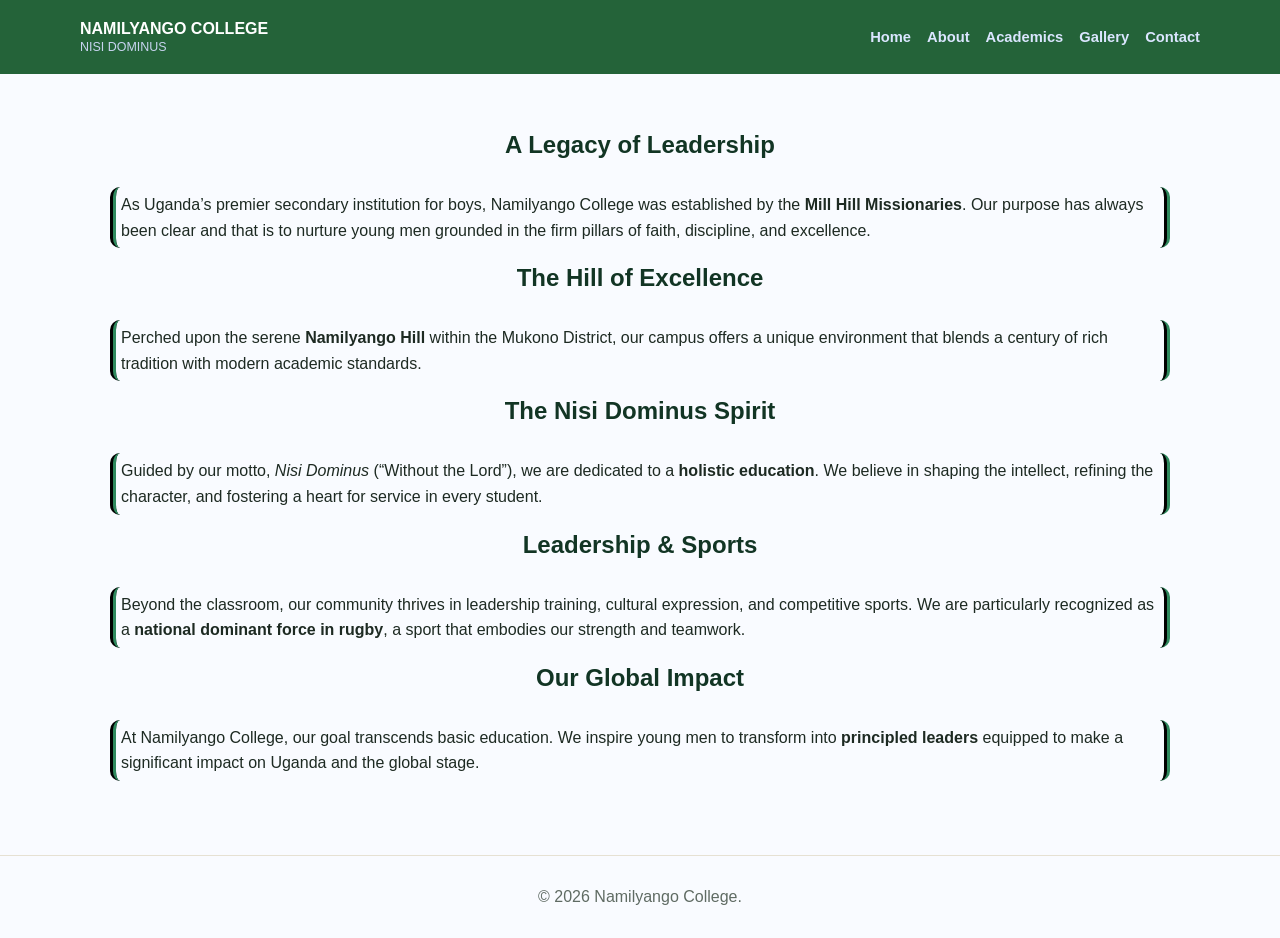
<file: HTML/about.html>
<!DOCTYPE html>
<html lang="en">
<head>
    <meta charset="UTF-8">
    <meta name="viewport" content="width=device-width, initial-scale=1.0">
    <title>About | Namilyango College</title>
    <link rel="stylesheet" href="../CSS/about.css">
    <link rel="stylesheet" href="../CSS/general.css">
</head>
<body>

    <header class="site-header">
            <div class="container nav-wrap">
        <div class="brand">
          <div>
            <h1>NAMILYANGO COLLEGE</h1>
            <p>NISI DOMINUS</p>
          </div>
        </div>
        <nav class="main-nav">
          <a href="index.html">Home</a>
          <a href="about.html">About</a>
          <a href="academics.html">Academics</a>
          <a href="gallery.html">Gallery</a>
          <a href="contact.html">Contact</a>
        </nav>
      </div>
        
    </header>

    <main>
        <div class="card-container"> 
             <section id="intro" class="cards">
            <header>
                <h2>A Legacy of Leadership</h2>
            </header>
            <article>
                <p>As Uganda’s premier secondary institution for boys, Namilyango College was established by the <strong>Mill Hill Missionaries</strong>. Our purpose has always been clear and that is to nurture young men grounded in the firm pillars of faith, discipline, and excellence.</p>
            </article>
        </section>

        
        <section id="location" class="cards">
            <header>
                <h2>The Hill of Excellence</h2>
            </header>
            <div class="content">
                <p>Perched upon the serene <strong>Namilyango Hill</strong> within the Mukono District, our campus offers a unique environment that blends a century of rich tradition with modern academic standards.</p>
            </div>
        </section>

        
        <section id="motto" class="cards">
            <header>
                <h2>The Nisi Dominus Spirit</h2>
            </header>
            <article>
                <p>Guided by our motto, <em>Nisi Dominus</em> (“Without the Lord”), we are dedicated to a <strong>holistic education</strong>. We believe in shaping the intellect, refining the character, and fostering a heart for service in every student.</p>
            </article>
        </section>

        
        <section id="culture" class="cards">
            <header>
                <h2>Leadership & Sports</h2>
            </header>
            <div class="achievements">
                <p>Beyond the classroom, our community thrives in leadership training, cultural expression, and competitive sports. We are particularly recognized as a <strong>national dominant force in rugby</strong>, a sport that embodies our strength and teamwork.</p>
            </div>
        </section>

       
        <section id="vision" class="cards">
            <header>
                <h2>Our Global Impact</h2>
            </header>
            <article>
                <p>At Namilyango College, our goal transcends basic education. We inspire young men to transform into <strong>principled leaders</strong> equipped to make a significant impact on Uganda and the global stage.</p>
            </article>
        </section>
        </div> 
       
    </main>

    <footer>
        <p>&copy; 2026 Namilyango College.</p>
    </footer>

</body>
</html>
</file>
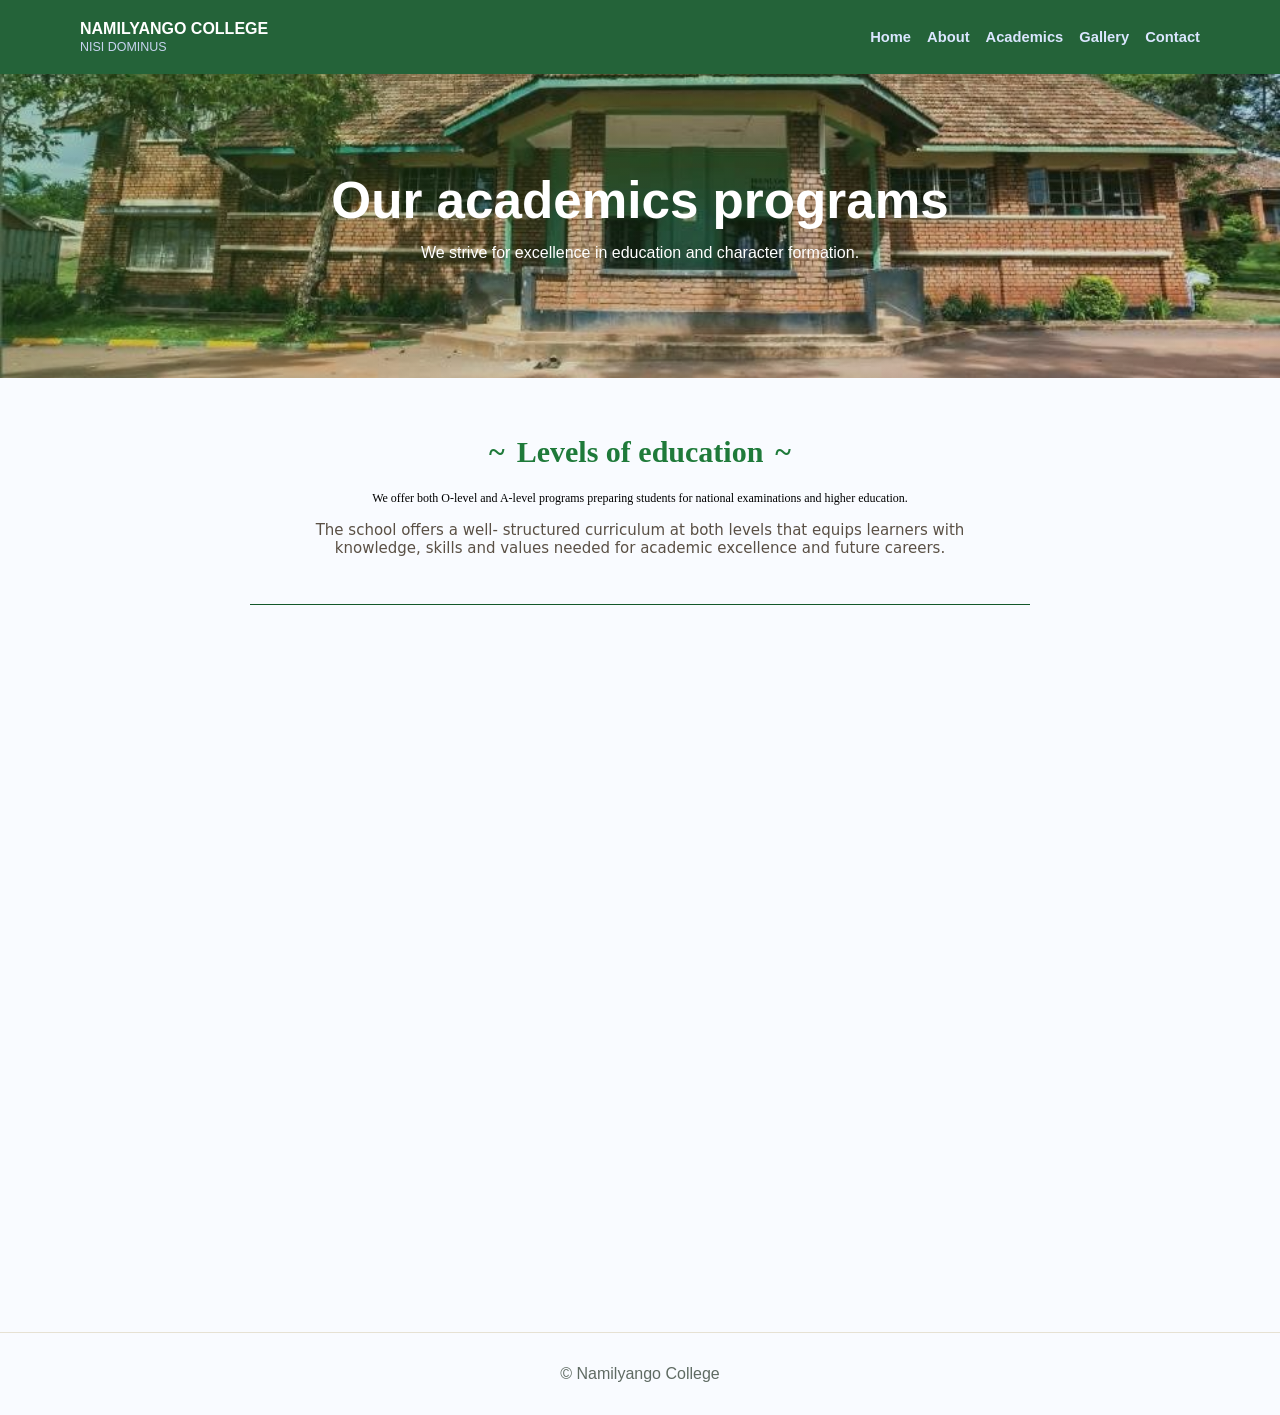
<file: HTML/academics.html>
<!DOCTYPE html>
<html lang="en">
    <head>
        <meta charset="UTF-8">
        <meta name="viewpoint" content="width=device-width,initial-scale=1.0">
        <title>Academics in Namilyango College</title>
        <link rel="stylesheet" href="../CSS/academics.css">
        <link rel="stylesheet" href="../CSS/general.css">
    </head>
    <body>
         <header class="site-header">
            <div class="container nav-wrap">
        <div class="brand">
          <div>
            <h1>NAMILYANGO COLLEGE</h1>
            <p>NISI DOMINUS</p>
          </div>
        </div>
        <nav class="main-nav">
          <a href="index.html">Home</a>
          <a href="about.html">About</a>
          <a href="academics.html">Academics</a>
          <a href="gallery.html">Gallery</a>
          <a href="contact.html">Contact</a>
        </nav>
      </div>
        </header>
        <main>
            <section class="hello">
                <h2>Our academics programs</h2>
                <p>We strive for excellence in education and character formation.</p>
            </section>
         <section class="level">
            <h2>Levels of education</h2>
            <p>We offer both O-level and A-level programs preparing students for national examinations and higher education.

            </p>
            <p id="muted">The school offers a well- structured curriculum at both levels that equips learners with knowledge,
                skills and values needed for academic excellence and future careers.
            </p>
        </section>
        <section class="features">
            <div class="card">
                <h3>Sciences</h3>
                <p>We deal in science subjects such as</p>
                <ul>
                    <li>Physics</li>
                    <li>Chemistry</li>
                    <li>Biology</li>
                </ul>
                <p>With well equiped laboratories that support practical learning in all the science subjects</p>
            </div>
            <div class="card">
                <h3>Mathematics</h3>
                <p>Our well experienced Math teachers teach our students mathematics that equips them with critical thinking,
                    analytical skills and the ability to solve real world problems effectively.
                </p>
            </div>
            <div class="card">
                <h3>Humanilities</h3>
                <p>For humanities we deal in subjects like;</p>
                <ul>
                    <li>History</li>
                    <li>Geography</li>
                    <li>Religious studies</li>
                </ul>
            </div>
            <div class="card">
                <h3>Languages</h3>
                <p>We deal in languages such as;</p>
                <ul>
                    <li>English</li>
                    <li>Luganda</li>
                </ul>
                <p>And many other language studies</p>
            </div>
            <div class="card">
                <h2>We also deal in some other extra activities like;</h2>
                <h3>ICT training</h3>
                <p>These include modern computer studies and digital skills.</p>

            </div>
            <div class="card">
                <h3>Clubs and Societies</h3>
                <p>We have clubs like the debate club , the science club and more.</p>
            </div>
            <div class="card">
                <h3>Sports</h3>
                <p>For sport our students engage in football, basketball, athletics  </p>
            </div>
        </section>
        </main>
        
        <footer>
            <p>&copy; Namilyango College</p>
        </footer>


    </body>

</html>
</file>
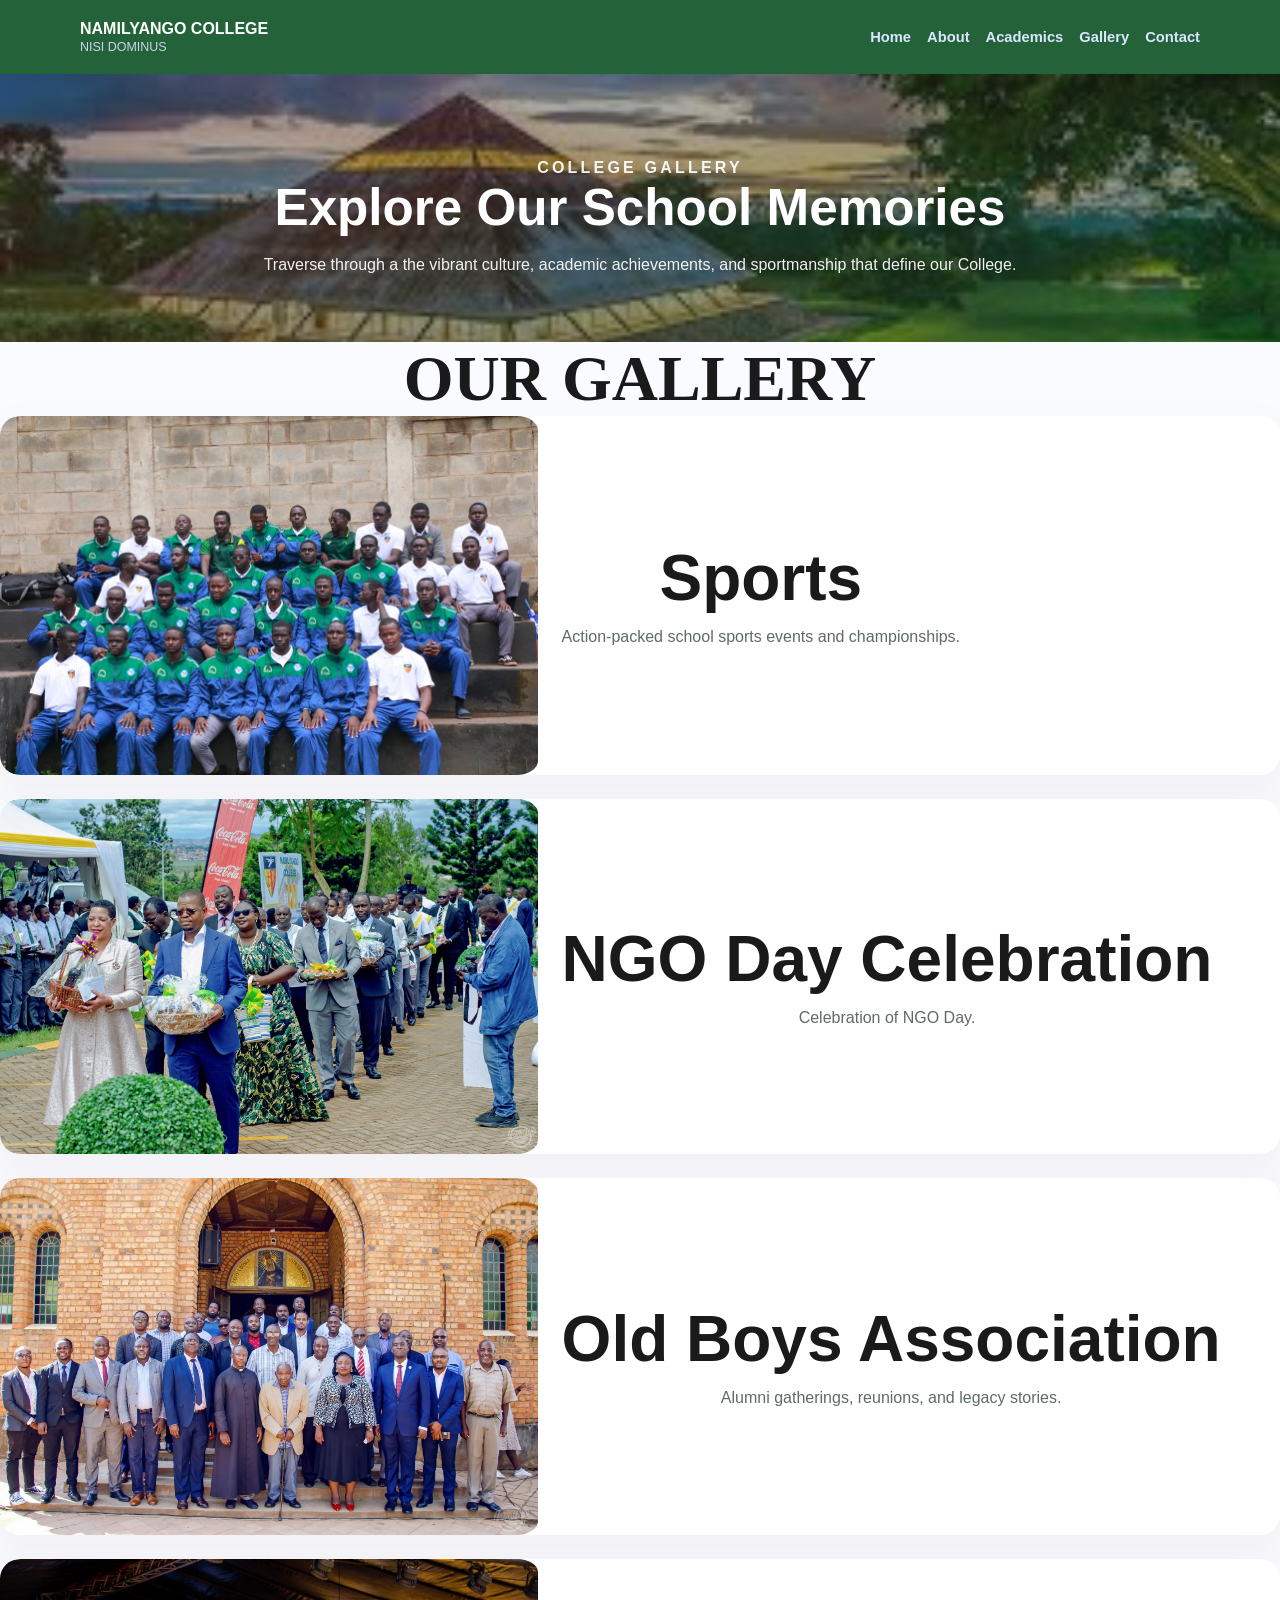
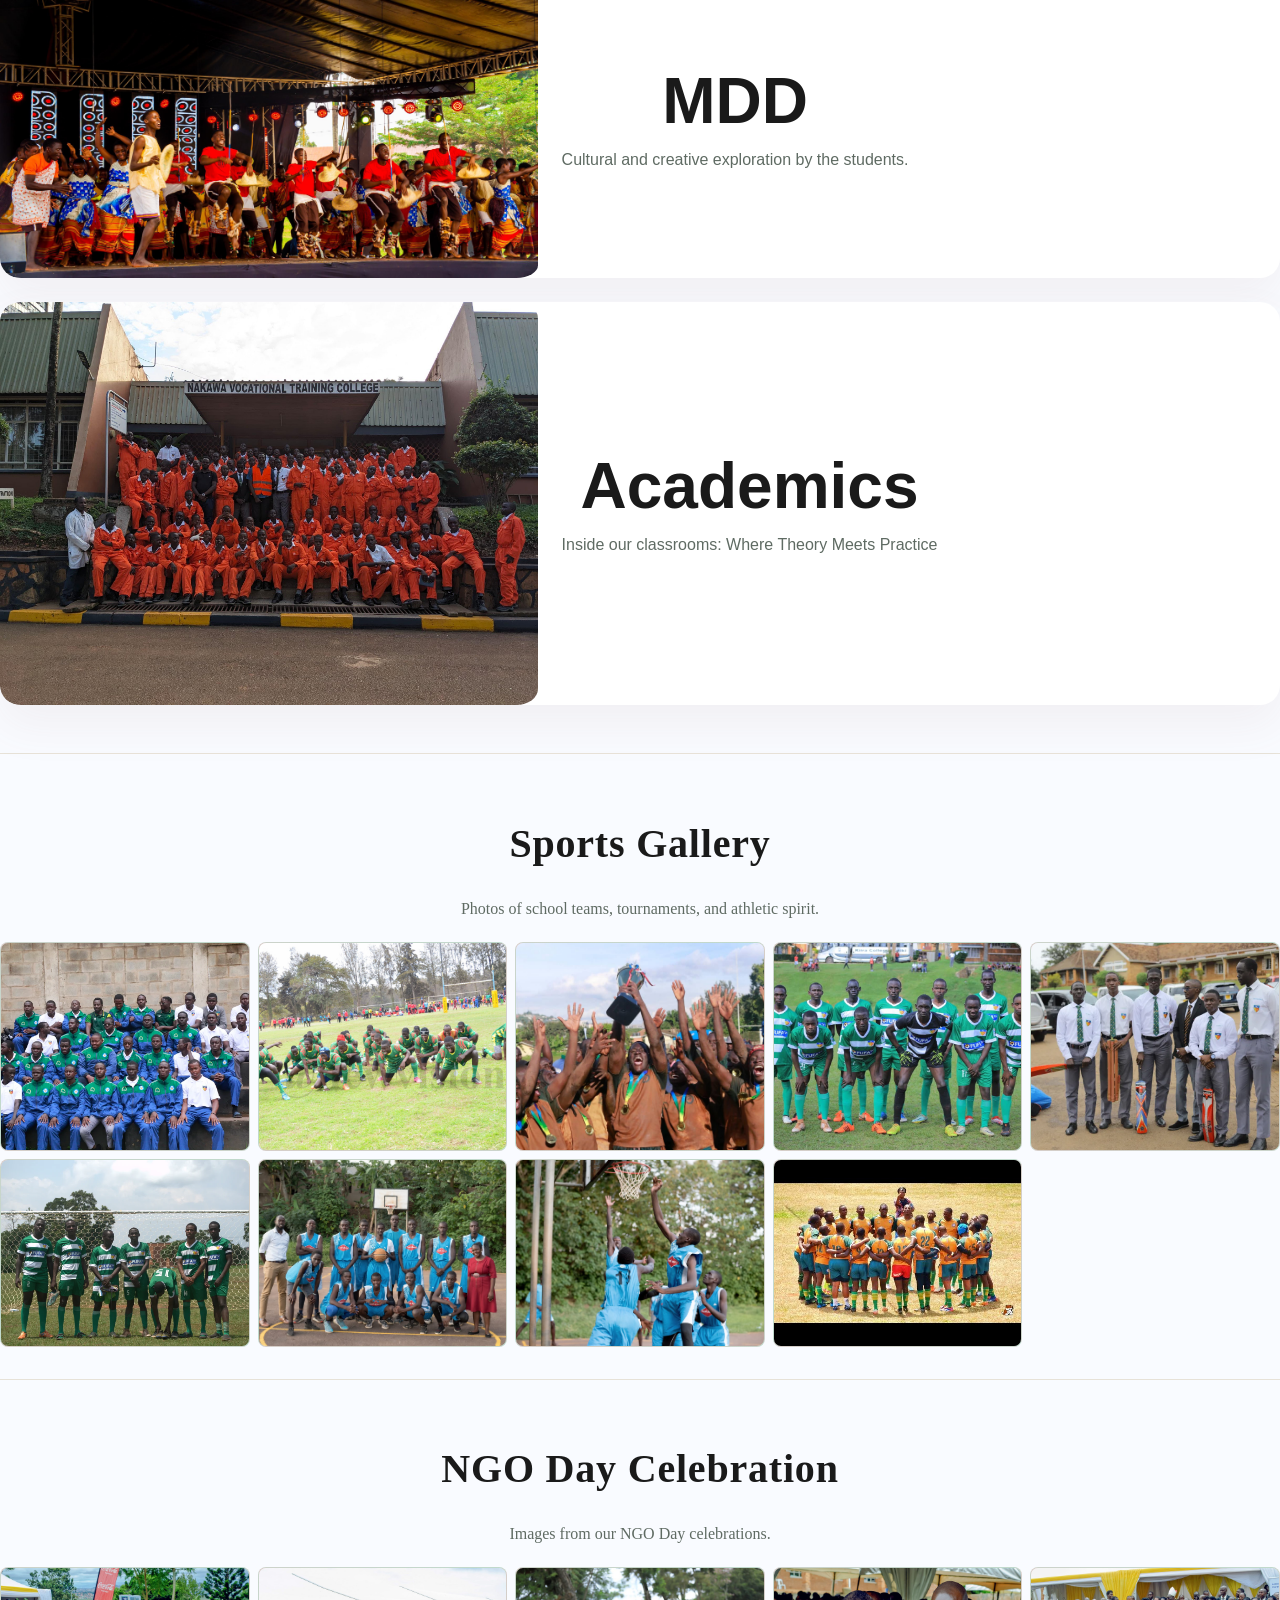
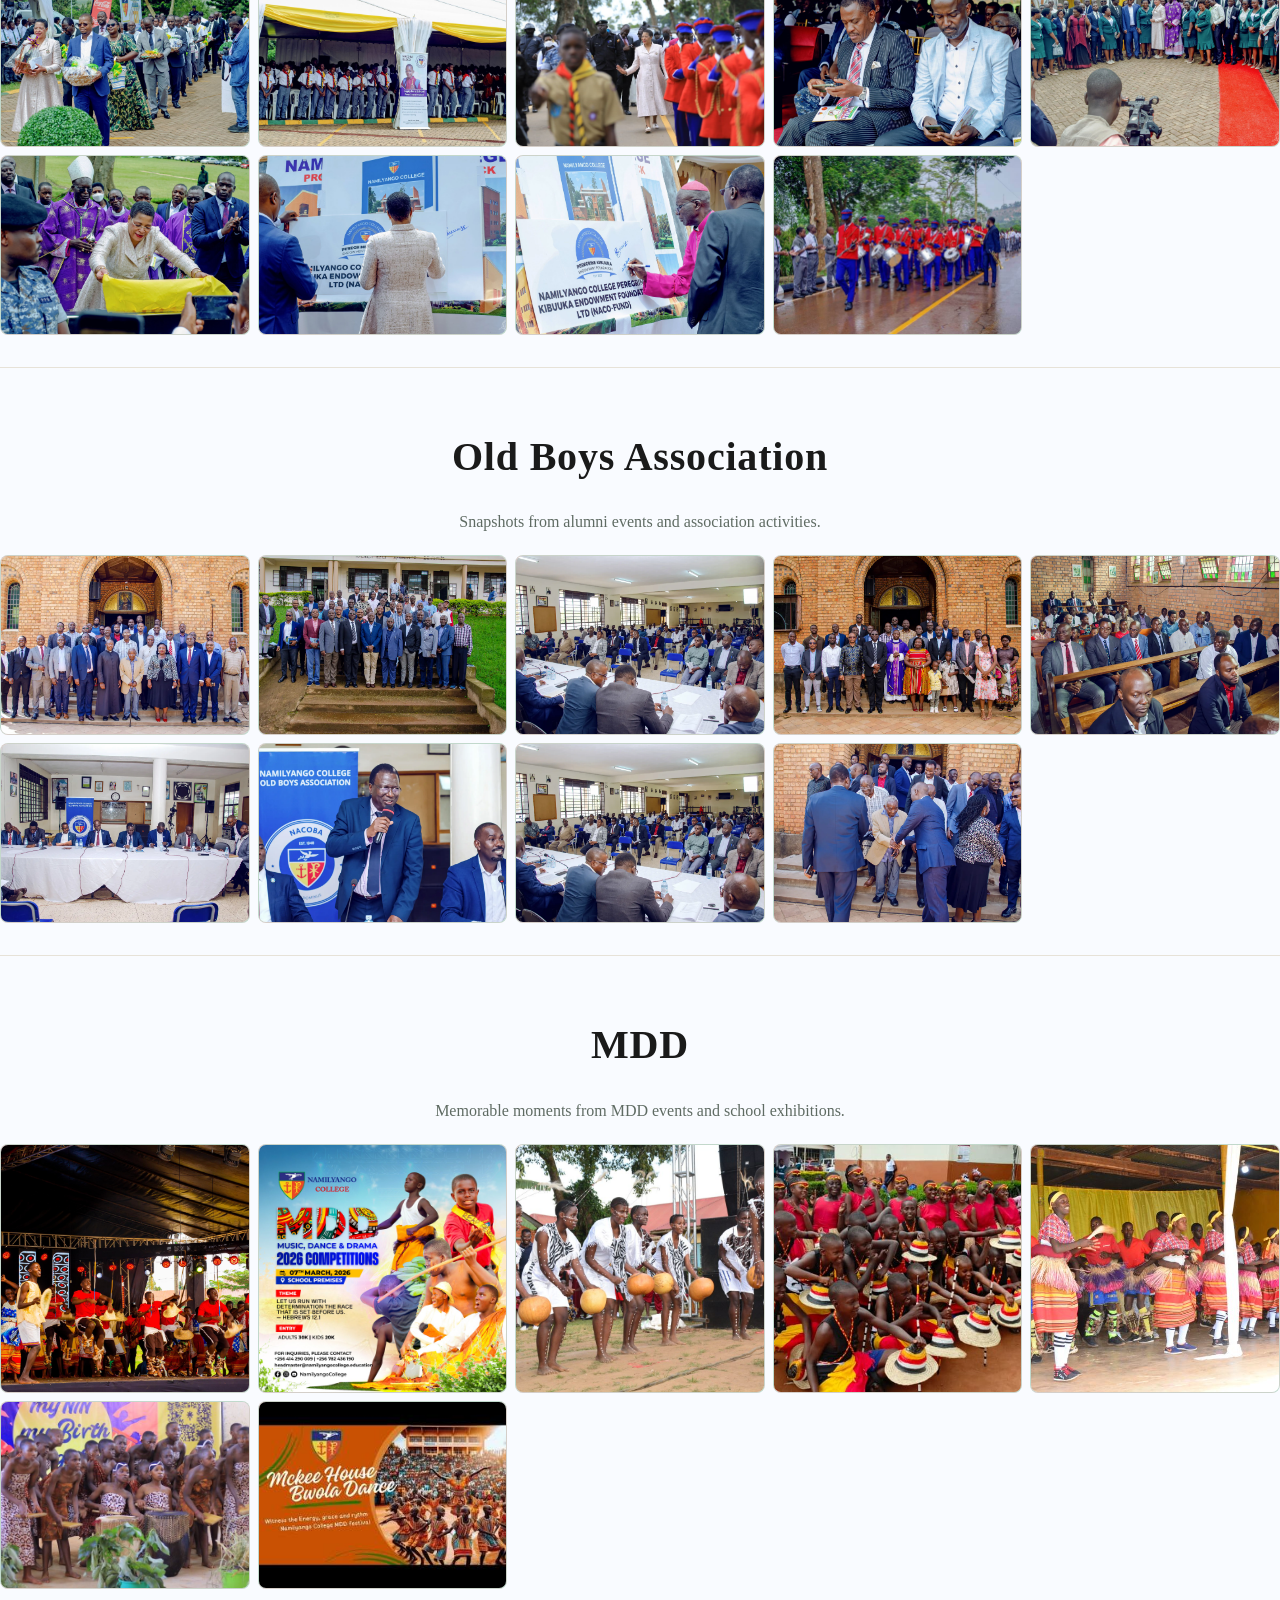
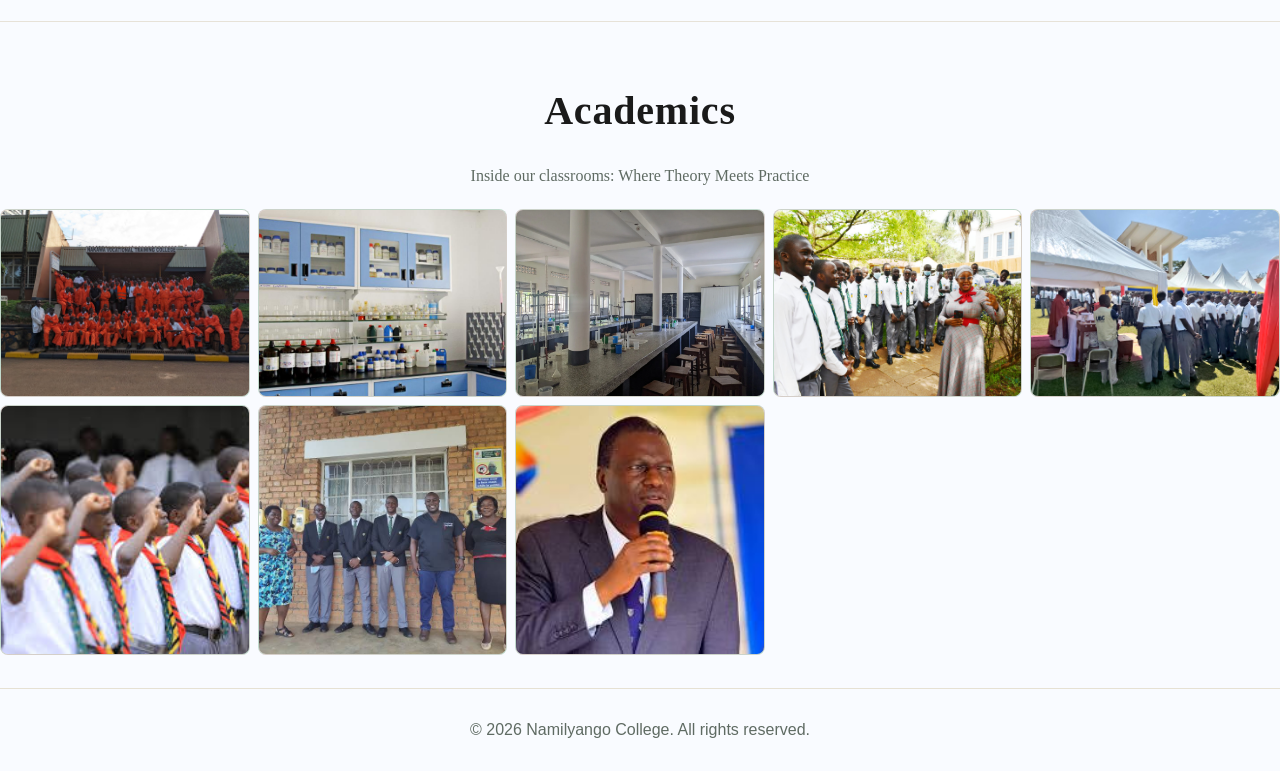
<file: HTML/gallery.html>
<!DOCTYPE html>
<html lang="en">
<head>
    <meta charset="UTF-8">
    <title>College Life | Gallery</title>
    <link rel="stylesheet" href="../CSS/gallery.css">
    <link rel="stylesheet" href="../CSS/general.css">
</head>
<body>
    <header class="site-header">
            <div class="container nav-wrap">
        <div class="brand">
          <div>
            <h1>NAMILYANGO COLLEGE</h1>
            <p>NISI DOMINUS</p>
          </div>
        </div>
        <nav class="main-nav">
          <a href="index.html">Home</a>
          <a href="about.html">About</a>
          <a href="academics.html">Academics</a>
          <a href="gallery.html">Gallery</a>
          <a href="contact.html">Contact</a>
        </nav>
      </div>
        </header>
    </header>

    <main>
      <div class="hero">
        <div class="hero-content">
          <p class="eyebrow">College Gallery</p>
          <h1>Explore Our School Memories</h1>
          <p>Traverse through a the vibrant culture, academic achievements, and sportmanship that define our College.</p>
          </div>
      </div>
      <section class="gallery-overview">
        <h2>OUR GALLERY</h2>
        <div class="gallery-grid">
          <a href="#sports" class="gallery-card">
            <img src="../IMAGES/rugby.webp" alt="rugby team" />
            <div class="card-text">
              <h3>Sports</h3>
              <p>Action-packed school sports events and championships.</p>
            </div>
          </a>
          <a href="#ngo" class="gallery-card">
            <img src="../IMAGES/Ngo-day-2023_5685.jpg" alt="NGO Day gallery" />
            <div class="card-text">
              <h3>NGO Day Celebration</h3>
              <p>Celebration of NGO Day.</p>
            </div>
          </a>
          <a href="#old-boys" class="gallery-card">
            <img src="../IMAGES/agm24-5.webp" alt="old boys standing infront of the chapel" />
            <div class="card-text">
              <h3>Old Boys Association</h3>
              <p>Alumni gatherings, reunions, and legacy stories.</p>
            </div>
          </a>
          <a href="#mdd" class="gallery-card">
            <img src="../IMAGES/MDD/perfomance.jpeg" alt="MDD perfomance" />
            <div class="card-text">
              <h3>MDD</h3>
              <p>Cultural and creative exploration by the students.</p>
            </div>
          </a>
          <a href="#trips" class="gallery-card">
            <img src="../IMAGES/academics/G7ziouiWkAAyJyI.jpg" alt="diy students" />
            <div class="card-text">
              <h3>Academics</h3>
              <p>Inside our classrooms: Where Theory Meets Practice</p>
            </div>
          </a>
        </div>
      </section>

      <section id="sports" class="sub-gallery">
        <h2>Sports Gallery</h2>
        <p>Photos of school teams, tournaments, and athletic spirit.</p>
        <div class="sub-grid">
          <div class="sub-card">
            <img src="../IMAGES/rugby.webp" alt="rugby team" />
          </div>
          <div class="sub-card">
            <img src="../IMAGES/sports/hacker.jpg" alt="rugby team" />
          </div>
          <div class="sub-card">
            <img src="../IMAGES/sports/rugby champions.jpg" alt="rugby team" />
          </div>
          <div class="sub-card">
            <img src="../IMAGES/sports/Starting 11.jpeg"alt="football team" />
          </div>
          <div class="sub-card">
            <img src="../IMAGES/sports/cricket.webp" alt="criket expedition" />
          </div>
          <div class="sub-card">
            <img src="../IMAGES/sports/football team.webp" alt="football team seniors" />
          </div>
          <div class="sub-card">
            <img src="../IMAGES/sports/basketball team.jpeg" alt="basketball team" />
          </div>
          <div class="sub-card">
            <img src="../IMAGES/sports/basketball practice.jpeg" alt="basketball training" />
          </div>
          <div class="sub-card">
            <img src="../IMAGES/sports/hqdefault.jpg" alt="rugby team" />
          </div>
        </div>
      </section>

      <section id="ngo" class="sub-gallery">
        <h2>NGO Day Celebration</h2>
        <p>Images from our NGO Day celebrations.</p>
        <div class="sub-grid">
          <div class="sub-card">
            <img src="../IMAGES/Ngo-day-2023_5685.jpg" alt="NGO Day celebrations" />
          </div>
          <div class="sub-card">
            <img src="../IMAGES/Ngo-day-2023_5792.jpg" alt="NGO Day celebrations" />
          </div>
          <div class="sub-card">
            <img src="../IMAGES/Ngo day band.jpg" alt="NGO Day band" />
          </div>
          <div class="sub-card">
            <img src="../IMAGES/Ngo-day-2023_5757.jpg" alt="NGO Day celebrations" />
          </div>
          <div class="sub-card">
            <img src="../IMAGES/Ngo-day-2023_5818.jpg" alt="NGO Day celebrations" />
          </div>
          <div class="sub-card">
            <img src="../IMAGES/Ngo-day-2023_5878.jpg" alt="NGO Day prefects" />
          </div>
          <div class="sub-card">
            <img src="../IMAGES/Ngo-day-2023_6251.jpg" alt="NGO Day celebrations" />
          </div>
          <div class="sub-card">
            <img src="../IMAGES/Ngo-day-2023_6284.jpg" alt="NGO Day celebrations" />
          </div>
          <div class="sub-card">
            <img src="../IMAGES/ngo day band 2.jpg" alt="NGO Day band" />
          </div>
        </div>
      </section>

      <section id="old-boys" class="sub-gallery">
        <h2>Old Boys Association</h2>
        <p>Snapshots from alumni events and association activities.</p>
        <div class="sub-grid">
          <div class="sub-card">
            <img src="../IMAGES/agm24-5.webp" alt="old boys standing infront of the chapel" />
          </div>
          <div class="sub-card">
            <img src="../IMAGES/agm-2025-4.webp" alt="old boys standing infront of a classroom block" />
          </div>
          <div class="sub-card">
            <img src="../IMAGES/agm24-9.webp" alt="old boys meeting" />
          </div>
          <div class="sub-card">
            <img src="../IMAGES/agm-2025-8.webp" alt="old boys standing infront of the chapel" />
          </div>
          <div class="sub-card">
            <img src="../IMAGES/agm24-12.webp" alt="old boys having mass" />
          </div>
          <div class="sub-card">
            <img src="../IMAGES/agm24-1.webp" alt="old boys Leaders" />
          </div>
          <div class="sub-card">
            <img src="../IMAGES/agm24-3.webp" alt="Headmaster" />
          </div>
          <div class="sub-card">
            <img src="../IMAGES/agm24-9.webp" alt="old boys meeting" />
          </div>
          <div class="sub-card">
            <img src="../IMAGES/19.webp" alt="old boys meeting" />
          </div>
        </div>
      </section>

      <section id="mdd" class="sub-gallery">
        <h2>MDD</h2>
        <p>Memorable moments from MDD events and school exhibitions.</p>
        <div class="sub-grid">
          <div class="sub-card">
            <img src="../IMAGES/MDD/perfomance.jpeg" alt="MDD perfomance" />
          </div>
          <div class="sub-card">
            <img src="../IMAGES/MDD/HCzL_nMaoAAoAYe.jpg" alt="poster" />
          </div>
          <div class="sub-card">
            <img src="../IMAGES/MDD/cultural dance.jpg" alt="cultural dance" />
          </div>
          <div class="sub-card">
            <img src="../IMAGES/MDD/IMG-20240827-WA0116-1024x453.jpg" alt="cultural dance" />
          </div>
          <div class="sub-card">
            <img src="../IMAGES/MDD/dance.jpg" alt="cultural dance" />
          </div>
          <div class="sub-card">
            <img src="../IMAGES/MDD/db1a7eac-828e-4b02-8a44-20ba1686f4d1.jpg" alt="folk song" />
          </div>
          <div class="sub-card">
            <img src="../IMAGES/MDD/winners.jpg" alt="cultural dance" />
          </div>
        </div>
      </section>

      <section id="trips" class="sub-gallery">
        <h2>Academics</h2>
        <p>Inside our classrooms: Where Theory Meets Practice</p>
        <div class="sub-grid">
          <div class="sub-card">
            <img src="../IMAGES/academics/G7ziouiWkAAyJyI.jpg" alt="diy students" />
          </div>
          <div class="sub-card">
            <img src="../IMAGES/academics/chemlab.jpg" alt="chemistry lab" />
          </div>
          <div class="sub-card">
            <img src="../IMAGES/academics/physics lab.webp" alt="physics lab" />
          </div>
          <div class="sub-card">
            <img src="../IMAGES/academics/A level students.jpg" alt="A level students" />
          </div>
          <div class="sub-card">
            <img src="../IMAGES/academics/mass.jpg" alt="Students attending prayers" />
          </div>
          <div class="sub-card">
            <img src="../IMAGES/academics/scouts.jpg" alt="scouts" />
          </div>
          <div class="sub-card">
            <img src="../IMAGES/academics/download.jpg" alt="teachers and students" />
          </div>
          <div class="sub-card">
            <img src="../IMAGES/academics/download (1).jpg" alt="Headmaster" />
          </div>  
        </div>
      </section>
  

    <button id="backToTopBtn" class="back-to-top" title="Go to top">▲</button>
    <script src="../JS/gallery.js"></script>
    </main>
    <footer class="site-footer">
      
      <p class="copyright">&copy; 2026 Namilyango College. All rights reserved.</p>
    </footer>
</body>
</html>
</file>
<file: CSS/index.css>
:root {
  --primary: #1f7a3a;
  --primary-dark: #14582a;
  --accent: #c61f2d;
  --surface: #ffffff;
  --surface-muted: #f5faf6;
  --text: #183021;
  --text-muted: #4f6255;
  --border: #d6e5d9;
  --shadow: 0 10px 30px rgba(20, 88, 42, 0.12);
}

* {
  box-sizing: border-box;
}

html,
body {
  margin: 0;
  padding: 0;
  font-family: "Segoe UI", Tahoma, Geneva, Verdana, sans-serif;
  color: var(--text);
  background: #f9fbff;


}

img {
  max-width: 100%;
}

.container {
  width: min(1120px, 92%);
  margin-inline: auto;
}

.site-header {
  position: sticky;
  top: 0;
  z-index: 100;
  background: rgba(20, 88, 42, 0.93);
  backdrop-filter: blur(6px);
}

.nav-wrap {
  min-height: 74px;
  display: flex;
  align-items: center;
  justify-content: space-between;
  gap: 1rem;
}

.brand {
  display: flex;
  gap: 0.75rem;
  align-items: center;
}


.brand h1 {
  margin: 0;
  color: #fff;
  font-size: 1rem;
}

.brand p {
  margin: 0.1rem 0 0;
  color: #c8d4f0;
  font-size: 0.78rem;
}

.main-nav {
  display: flex;
  gap: 1rem;
  flex-wrap: wrap;
}

.main-nav a {
  color: #dbe6ff;
  text-decoration: none;
  font-weight: 600;
  font-size: 0.92rem;
}

.main-nav a:hover {
  color: #fff;
}

.hero {
  position: relative;
  min-height: 72vh;
  display: grid;
  align-items: center;
  background: linear-gradient(rgba(20, 88, 42, 0.3), rgba(20, 88, 42, 0.45)),
    url("../IMAGES/namilyango_college_cover.jpeg") center/cover no-repeat;
}

.overlay {
  position: absolute;
  inset: 0;
  background:
    radial-gradient(circle at 18% 22%, rgba(198, 31, 45, 0.25), transparent 40%),
    linear-gradient(90deg, rgba(20, 88, 42, 0.35), transparent 55%);
}

.hero-content {
  position: relative;
  z-index: 1;
  color: #fff;
  max-width: 700px;
  padding-block: 5rem;
}

.tag {
  display: inline-block;
  font-size: 0.85rem;
  font-weight: 600;
  padding: 0.4rem 0.75rem;
  border-radius: 999px;
  background: rgba(255, 255, 255, 0.15);
  margin-bottom: 0.8rem;
}

.hero h2 {
  margin: 0;
  font-size: clamp(1.9rem, 4.8vw, 3.3rem);
  line-height: 1.1;
}

.hero p {
  font-size: 1.02rem;
  max-width: 620px;
  color: #e5ecff;
}

.hero-actions {
  display: flex;
  gap: 0.8rem;
  flex-wrap: wrap;
  margin-top: 1.5rem;
}

.btn {
  display: inline-block;
  border-radius: 10px;
  text-decoration: none;
  font-weight: 700;
  padding: 0.72rem 1.2rem;
}

.btn-primary {
  background: var(--accent);
  color: #ffffff;
}

.btn-secondary {
  background: rgba(255, 255, 255, 0.2);
  color: #fff;
  border: 1px solid rgba(255, 255, 255, 0.3);
}

.section {
  padding-block: 4.2rem;
}

.section h3 {
  margin-top: 0;
  margin-bottom: 0.7rem;
  font-size: clamp(1.4rem, 3vw, 2.1rem);
  color: var(--primary-dark);
}

.section p {
  color: var(--text-muted);
  line-height: 1.65;
}

.section-muted {
  background: var(--surface-muted);
}

.info-grid {
  margin-top: 1.2rem;
  display: grid;
  grid-template-columns: repeat(3, minmax(0, 1fr));
  gap: 1rem;
}

.card {
  background: var(--surface);
  border: 1px solid var(--border);
  border-radius: 16px;
  padding: 1.1rem;
  box-shadow: var(--shadow);
}

.card h4 {
  margin-top: 0;
  margin-bottom: 0.45rem;
  color: var(--primary);
}

.card ul {
  margin: 0.3rem 0 0;
  padding-left: 1.15rem;
  color: var(--text-muted);
  line-height: 1.6;
}



footer {
    margin-top: 3rem;
    text-align: center;
    padding: 1rem;
    color: var(--muted);
    border-top: 1px solid #e6e1d3;
  }

.copyright {
  text-align: center;
  margin-top: 1rem;
  padding-top: 1rem;
  border-top: 1px solid rgba(255, 255, 255, 0.15);
  font-size: 0.9rem;
}
.stats-section {
  padding: 4rem 2rem;
  background-color: rgba(5, 44, 17, 0.93);
  color: var(--border);
  text-align: center;
  max-height: 1300px;
}

.stats-intro {
  max-width: 760px;
  margin: 0 auto 2rem;
  color: rgba(255, 255, 255, 0.9);
  font-size: 1.05rem;
  line-height: 1;
}

.stats-container {
  max-width: 1200px;
  margin: 0 auto;
  display: grid;
  grid-template-columns: repeat(auto-fit, minmax(250px, 1fr));
  gap: 2rem;
}

.stat-item {
  padding: 2rem;
  border-radius: 16px;
  backdrop-filter: blur(10px);
}

.stat-number {
  font-size: 3rem;
  font-weight: bold;
  margin-bottom: 0.5rem;
  font-family: "Georgia", serif;
}

.stat-label {
  font-size: 1.2rem;
  opacity: 0.9;
  text-transform: uppercase;
  letter-spacing: 0.1em;
}

.stats-title {
  font-size: 2.5rem;
  margin-bottom: 1rem;
  font-family: "Georgia", serif;
  margin-top: 4px;
}

@media (max-width: 900px) {
  .info-grid {
    grid-template-columns: repeat(2, minmax(0, 1fr));
  }
}

@media (max-width: 700px) {
  .nav-wrap {
    flex-direction: column;
    align-items: flex-start;
    padding: 0.7rem 0;
  }

  .main-nav {
    gap: 0.7rem;
  }

  .info-grid,
  .split {
    grid-template-columns: 1fr;
  }

  .hero {
    min-height: 64vh;
  }
}
</file>
<file: CSS/general.css>
:root {
  --bg: #f6f3ea;
  --surface: #ffffff;
  --ink: #1d2a22;
  --brand: #123524;
  --accent: #b38b2d;
  --muted: #5f6b63;
  --radius: 14px;
  --maxw: 1100px;
}

* { box-sizing: border-box; }

html,
body {
  margin: 0;
  padding: 0;
  font-family: "Segoe UI", Tahoma, Geneva, Verdana, sans-serif;
  color: var(--text);
  background: #f9fbff;
}

img {
  max-width: 100%;
}

.container {
  width: min(1120px, 92%);
  margin-inline: auto;
}

.site-header {
  position: sticky;
  top: 0;
  z-index: 100;
  background: rgba(20, 88, 42, 0.93);
  backdrop-filter: blur(6px);
}

.nav-wrap {
  min-height: 74px;
  display: flex;
  align-items: center;
  justify-content: space-between;
  gap: 1rem;
}

.brand {
  display: flex;
  gap: 0.75rem;
  align-items: center;
}

.brand-logo {
  width: 50px;
  height: 50px;
  object-fit: cover;
  border-radius: 50%;
  border: 2px solid rgba(255, 255, 255, 0.72);
  box-shadow: 0 3px 10px rgba(0, 0, 0, 0.22);
  flex-shrink: 0;
}


.brand h1 {
  margin: 0;
  color: #fff;
  font-size: 1rem;
}

.brand p {
  margin: 0.1rem 0 0;
  color: #c8d4f0;
  font-size: 0.78rem;
}

.main-nav {
  display: flex;
  gap: 1rem;
  flex-wrap: wrap;
}

.main-nav a {
  color: #dbe6ff;
  text-decoration: none;
  font-weight: 600;
  font-size: 0.92rem;
}

.main-nav a:hover {
  color: #fff;
}

.main-nav a.active {
  color: #ffffff;
  background: rgba(255, 255, 255, 0.18);
  border: 1px solid rgba(255, 255, 255, 0.35);
  border-radius: 999px;
  padding: 0.25rem 0.65rem;
}

footer,
.site-footer {
  margin-top: 1px;
  text-align: center;
  padding: 1rem;
  color: var(--muted);
  border-top: 1px solid #e6e1d3;
}

@media (max-width: 768px) {
  .nav-wrap {
    min-height: 68px;
    gap: 0.7rem;
  }

  .brand-logo {
    width: 42px;
    height: 42px;
  }
}

@media (max-width: 640px) {
  .nav-wrap {
    flex-direction: column;
    align-items: flex-start;
    padding: 0.7rem 0;
  }

  .main-nav {
    gap: 0.6rem;
  }

  .main-nav a {
    font-size: 0.88rem;
  }
}

@media (max-width: 480px) {
  .brand-logo {
    width: 36px;
    height: 36px;
  }

  .brand h1 {
    font-size: 0.88rem;
  }

  .brand p {
    font-size: 0.68rem;
  }

  .copyright {
    font-size: 0.82rem;
  }
}
</file>
<file: CSS/about.css>
.hello{
    background: linear-gradient(rgba(20, 88, 42, 0.25), rgba(20, 88, 42, 0.25)),
    url("../IMAGES/schoolGate.webp") center/cover no-repeat;
    color: white;
    padding: 100px 20px;
    height: 300px;
    border-bottom: 2px solid black;
    border-radius: 4px;
}

.card-container {
  width: min(1120px, 92%);
  margin-inline: auto;
}

h2 {
    color: var(--brand);
    
    font-size: 1.5rem;
    margin-top: 0;
    margin-bottom: 1rem;
    padding-bottom: 0.75rem;
    font-family: 'Segoe UI', Tahoma, Geneva, Verdana, sans-serif;
    text-align: center;
}

main p {
    font-size: 1rem;
     margin-inline: 30px;
    line-height: 1.6;
    color: var(--ink);
    font-family: 'Segoe UI', Tahoma, Geneva, Verdana, sans-serif;
    border-left:6px groove var(--brand);
    border-right:6px groove var(--brand);
    padding: 5px;
    border-radius: 10px;
}

main {

    min-height: calc(100vh - 120px);
    display: flex;
    flex-direction: column;
    justify-content: center;
}

.cards.is-visible {
    opacity: 1;
    transform: translateY(0) scale(1);
    transition: opacity 0.7s ease, transform 0.7s ease;
}

table {
    width: 20px;
    border-collapse: collapse;
    margin-top: 1.5rem;
}

.performance-table table {
  width: 100%;
  border-collapse: collapse;
  margin-top: 1.5rem;
}

.performance-table th,
.performance-table td {
  padding: 0.9rem 1rem;
  border: 3px  solid #03180b;
  text-align: center;
}

.performance-table th {
  background: #87c499;
  font-weight: 600;
}

.performance-table tr:nth-child(even) {
  background: #5aac8b;
}

.performance-table tbody tr:last-child td {
  border-bottom: 8px solid #164222;
}

@media (min-width: 900px) {
    
    .card-container {
        grid-template-columns: repeat(2, minmax(0, 1fr))   ;
    }
}

@media (prefers-reduced-motion: reduce) {
    .cards,
    .cards.is-visible {
        opacity: 1;
        transform: none;
        transition: none;
    }
}
@media (max-width: 600px) {
    .card-container {
        grid-template-columns: 1fr;
    }
}
</file>
<file: CSS/academics.css>
.nav{
    display: flex ;
    gap: 100px;
    align-items: center;
    justify-content: space-around;
    font-family: Arial, Helvetica, sans-serif;
    font-size:20px;
}
main{
    text-align:center
}
.hello{
    background:linear-gradient(135deg, rgba(61, 135, 42, 0.3), rgba(25, 88, 46, 0.1)), url("../IMAGES/Hanlon.jpg") center/cover no-repeat;
    color:white;
    padding: 100px 20px;
}
.hello h2 {
  margin: 0;
  font-size: clamp(2.5rem, 4vw, 4rem);
  line-height: 1.05;
}
.level {
  max-width: 780px;
  margin: 0 auto;
  padding: 2rem 2rem;
  text-align: center;
  border-bottom: 1px solid #14582a;
}
.level h2 {
  font-family: 'Times New Roman', Times, serif;
  font-size: 30px;
  font-weight: 600;
  margin-bottom: 10px;
  position: relative;
  display: inline-block;
  color:#1f7a3a;
}

.level h2::before,
.level h2::after {
  content: '~';
  color: #1f7a3a;
  margin: 0 0.75rem;
}
.level p {
  font-size: 12px;
  font-family: 'Brush Script MT', cursive;
  color: black;
}
#muted{
    color:#5A5045;
    font-size:15px;
    font-family: 'Inter', system-ui, sans-serif;


}



/* cards */
.features {
  display: grid;
  grid-template-columns: repeat(auto-fit, minmax(260px, 1fr));
  gap: 1.5rem;
  max-width: 1100px;
  margin: 5px auto;
  padding: 0 2rem 5rem;
}
 
.card {
  background: #ebf1ed;
  border-radius: 5px;
  border: 1px solid var(--border);
  padding: 0;
  box-shadow: 0 2px 16px rgba(13, 37, 69, 0.07);
  transition: transform 0.22s ease, box-shadow 0.22s ease, border-color 0.22s ease;
  position: relative;
  overflow: hidden;
  opacity: 0;
  transform: translateY(30px);
}
 

 
.card:hover {
  transform: translateY(-5px);
  box-shadow: 0 8px 20px rgba(13, 37, 69, 0.13);
  border-color: rgba(196,154,42,0.45);
}

.card.is-visible {
  opacity: 1;
  transform: translateY(0);
  transition: opacity 0.55s ease, transform 0.55s ease;
}

.features .card:last-child {
  justify-self: center;
}
 

 
.card h2 {
  font-size: 1rem;
  font-weight: 600;
  color: #1f7a3a;
  text-transform: uppercase;
  letter-spacing: 0.09em;
  margin-bottom: 0.35rem;
}
 
.card h3 {
  font-family: 'Times New Roman', Times, serif;
  font-size: 1.25rem;
  font-weight: 600;
  color: #1f7a3a;
  margin-bottom: 0.75rem;
  padding-bottom: 0.6rem;
  border-bottom: 1px solid #EFE9DF;
}
 
.card p {
  font-size: 0.92rem;
  color: #1A1A1A;
  line-height: 1.7;
  margin-bottom: 0.65rem;
}
 

 
.card ul {
  list-style: none;
  padding: 0;
  margin: 0.5rem 0 0.75rem;
}
 
.card ul li {
  font-size: 0.92rem;
  color: #5A5045;
  padding: 0.3rem 0 0.3rem 1.4rem;
  position: relative;
}

#ham ul li::before{
  content: "🚀";
  margin-right: 10px;
}

#patsy ul li::before{
  content: "🎨";
  margin-right: 10px;
}

#tim ul li::before{
  content: "🗣️";
  margin-right: 10px;
}

#glow ul li::before{
  content: "🤝";
  margin-right: 10px;
}

.card img {
  width: 100%;
  margin-top: 0;
  padding-top: 0;
  height: 135px;
}

@media (prefers-reduced-motion: reduce) {
  .card,
  .card.is-visible {
    opacity: 1;
    transform: none;
    transition: none;
  }
}
</file>
<file: CSS/contact.css>
.form-wrapper {
    display:flex;
    justify-content: center; 
    align-items: center;
    padding: 20px;
}
h2{
    text-align: center;
    font-family: "Cinzel", serif;
    margin-top: 2px;
    color: var(--brand);
}
.registration-form {
  width: 100%;           
  
  max-width: 640px;
  margin: 0 auto;
  padding: 25px;
  background: var(--surface);
  border-radius: 10px;
  box-shadow: 0 10px 25px rgba(0, 0, 0, 0.15);
}

/* Form Elements */
.registration-form fieldset {
  border: 1px solid #ddd;
  border-radius: 8px;
  padding: 15px;
  margin-bottom: 20px;
  background: #fafafa;
}

.registration-form legend {
  font-weight: bold;
  color: var(--brand);
  padding: 0 10px;
}

.registration-form label {
  display: block;
  margin-bottom: 5px;
  font-weight: 600;
  color: var(--ink);
}

.registration-form input,
.registration-form select {
  width: 100%;
  padding: 10px 12px;
  border: 1px solid #ccc;
  border-radius: 6px;
  font-size: 14px;
  margin-bottom: 15px;
  transition: border-color 0.3s, box-shadow 0.3s;
}

.registration-form input:focus,
.registration-form select:focus {
  outline: none;
  border-color: var(--brand);
  box-shadow: 0 0 0 3px rgba(18, 53, 36, 0.1);
}

.registration-form button[type="submit"] {
  width: 100%;
  padding: 12px 20px;
  background: var(--brand);
  color: #fff;
  border: none;
  border-radius: 6px;
  font-size: 16px;
  font-weight: bold;
  cursor: pointer;
  transition: background 0.3s, transform 0.2s;
}

.registration-form button[type="submit"]:hover {
  background: #0d2818;
  transform: translateY(-2px);
}

/* Contact Info Section */
.contact-info {
  margin-top: 40px;
  padding: 30px 20px;
  background-color: #0d2818;
  box-shadow: 0 5px 15px rgba(0, 0, 0, 0.1);
  max-width: 100%;
  margin-left: auto;
  margin-right: auto;
  padding-bottom: 0;
  margin-bottom: 0;
}

.contact-info h3 {
  text-align: center;
  color: var(--surface);
  font-family: "Cinzel", serif;
  margin-bottom: 25px;
}

.contact-grid {
  display: grid;
  grid-template-columns: repeat(auto-fit, minmax(200px, 1fr));
  gap: 25px;
}

.contact-item {
  text-align: center;
  padding: 15px;
}

.contact-item h4 {
  color: var(--accent);
  margin-bottom: 10px;
  font-size: 16px;
}

.contact-icon {
  margin-right: 0.4rem;
  font-size: 1.05rem;
  vertical-align: middle;
}

.contact-item p {
  color: var(--surface);
  line-height: 1.6;
  margin: 0;
}

.map-wrapper {
  margin-top: 1.5rem;
  border-radius: 10px;
  overflow: hidden;
  border: 1px solid rgba(255, 255, 255, 0.25);
}

.map-wrapper iframe {
  width: 100%;
  min-height: 340px;
  border: 0;
  display: block;
}

.first-page{
  background: url(../IMAGES/background/contacts.jpg);
}

.first-page h2{
  color: white;
  margin: 0;
  font-size: 35px;
}


.modal {
  position: fixed;
  inset: 0;
  background: rgba(0, 0, 0, 0.55);
  display: flex;
  justify-content: center;
  align-items: center;
  z-index: 999;
}

.hidden {
  display: none;
}

.modal-content {
  background: #fff;
  padding: 24px;
  border-radius: 12px;
  width: min(90%, 420px);
  text-align: center;
  box-shadow: 0 16px 40px rgba(0, 0, 0, 0.18);
}

.modal-content h2 {
  margin-top: 0;
  color: #1a7f37;
}

.modal-content button {
  margin-top: 20px;
  padding: 10px 18px;
  border: none;
  border-radius: 8px;
  background: #1a7f37;
  color: white;
  cursor: pointer;
}



/* Responsive Design */
@media (max-width: 768px) {
  .form-wrapper {
    padding: 15px;
  }
  
  .registration-form {
    padding: 20px 15px;
  }
  
  .contact-grid {
    grid-template-columns: 1fr;
  }
  
  .contact-info {
    margin: 30px 15px;
    padding: 20px 15px;
  }

  .map-wrapper iframe {
    min-height: 280px;
  }
}

@media (max-width: 480px) {
  h2 {
    font-size: 1.5rem;
  }
  
  .registration-form fieldset {
    padding: 12px;
  }
  
  .registration-form legend {
    font-size: 14px;
  }
  
  .registration-form input,
  .registration-form select {
    padding: 8px 10px;
    font-size: 13px;
  }

  .map-wrapper iframe {
    min-height: 230px;
  }
}
</file>
<file: CSS/gallery.css>
.nav{
    display: flex ;
    gap: 100px;
    align-items: center;
    justify-content: space-around;
    font-family: Arial, Helvetica, sans-serif;
    font-size:20px;
}

:root {
  --brand-red: #c12a2a;
  --brand-green: #247a3f;
  --brand-white: #ffffff;
  --surface: #f9f7f0;
  --text: #1a1a1a;
  --muted: #56615c;
}

* {
  box-sizing: border-box;
}

body {
  margin: 0;
  font-family: "Inter", system-ui, sans-serif;
  background: linear-gradient(180deg, #908d8a 0%, #787171 100%);
  color: var(--text);
}

.hero {
  position: relative;
  background: linear-gradient(rgba(7, 27, 13, 0.25), rgba(12, 45, 22, 0.45)), url("../IMAGES/pyramid.jpeg") center/cover no-repeat;
  color: var(--brand-white);
  padding: 4rem 1.5rem;
  text-align: center;
}

.hero::before {
  content: "";
  position: absolute;
  inset: 0;
  opacity: 0.2;
  background: linear-gradient(135deg, var(--brand-red), var(--brand-green));
  pointer-events: none;
}

.hero::before {
  content: "";
  position: absolute;
  inset: 0;
  opacity: 0.2;
  background: linear-gradient(135deg, var(--brand-red), var(--brand-green));
  pointer-events: none;
}

.hero-content {
  position: relative;
  max-width: 960px;
  margin: 0 auto;
  z-index: 1;
}

.eyebrow {
  margin: 0 0 0.75rem;
  text-transform: uppercase;
  letter-spacing: 0.2em;
  font-weight: 600;
  color: #fff;
}

.hero h1 {
  margin: 0;
  font-size: clamp(2.5rem, 4vw, 4rem);
  line-height: 1.05;
}

.hero p {
  margin: 1rem auto 0;
  max-width: 760px;
  line-height: 1.7;
  color: rgba(255, 255, 255, 0.93);
}

.page-container {
  width: min(1200px, calc(100% - 2rem));
  margin: 0 auto;
  padding: 3rem 0 4rem;
}

.gallery-overview h2{
  margin-top: 0;
  font-size: 4rem;
  color: var(--brand-text);
  text-align: center;
  font-family: "Georgia", "Garamond", serif;
  margin-bottom: 0;
}

.sub-gallery h2 {
  text-align: center;
  font-family: "Georgia", "Garamond", serif;
  font-size: 2.5rem;
  font-weight: 700;
  letter-spacing: 0.02em;
}

.gallery-overview {
  margin-bottom: 3rem;
}

.gallery-grid {
  display: flex;
  flex-direction: column;
  gap: 1.5rem;
  width: 100%;
}

.back-to-top {
  position: fixed;
  bottom: 2rem;
  right: 2rem;
  width: 50px;
  height: 50px;
  background: var(--brand-green);
  color: var(--brand-white);
  border: none;
  border-radius: 50%;
  font-size: 1.5rem;
  cursor: pointer;
  display: flex;
  align-items: center;
  justify-content: center;
  opacity: 0;
  visibility: hidden;
  transition: opacity 0.3s ease, visibility 0.3s ease;
  box-shadow: 0 4px 12px rgba(0, 0, 0, 0.15);
  z-index: 999;
}

.back-to-top:hover {
  background: #1ea038;
  box-shadow: 0 6px 16px rgba(167, 14, 14, 0.2);
}

.back-to-top.show {
  opacity: 1;
  visibility: visible;
}

.gallery-card {
  display: flex;
  flex-direction: row;
  align-items: stretch;
  width: 100%;
  min-height: 300px;
  border-radius: 20px;
  overflow: hidden;
  background: var(--brand-white);
  text-decoration: none;
  color: inherit;
  box-shadow: 0 20px 45px rgba(152, 97, 97, 0.08);
  transition: transform 0.25s ease, box-shadow 0.25s ease;
}

.gallery-card:hover {
  transform: translateY(-6px);
  box-shadow: 0 30px 60px rgba(248, 14, 14, 0.12);
}

.gallery-card img {
  flex: 0 0 42%;
  height: auto;
  width: 42%;
  object-fit: cover;
  border-radius: 4%;
}

.card-text {
  padding: 1.5rem;
  display: flex;
  flex-direction: column;
  justify-content: center;
}

.card-text h3 {
  margin: 0 0 0.5rem;
  font-size: 4rem;
  text-align: center;
}

.card-text p {
  margin: 0;
  color: var(--muted);
  line-height: 1.7;
  text-align: center;
}

.sub-gallery {
  padding: 2rem 0;
  border-top: 1px solid #e7e2d8;
}

.sub-gallery p {
  margin: 0 auto 1.5rem;
  color: var(--muted);
  max-width: 760px;
  text-align: center;
  font-family: "Georgia", "Garamond", serif;
}

.sub-grid {
  display: grid;
  gap: 0.5rem;
  grid-template-columns: repeat(auto-fit, minmax(220px, 1fr));
}

.sub-card {
  min-height: 180px;
  border-radius: 8px;
  background: linear-gradient(135deg, rgba(193, 42, 42, 0.16), rgba(36, 122, 63, 0.16));
  overflow: hidden;
  border: 1px solid rgba(36, 122, 63, 0.12);
  position: relative;
}

.sub-card img{
    width: 100%;
    height: 100%;
    object-fit: cover;
    display: block;
}

@media (max-width: 640px) {
  .hero {
    padding: 3rem 1rem;
  }

  .hero p {
    font-size: 0.98rem;
  }

  .gallery-card {
    flex-direction: column;
  }

  .gallery-card img {
    width: 100%;
    height: 220px;
  }
}
</file>
